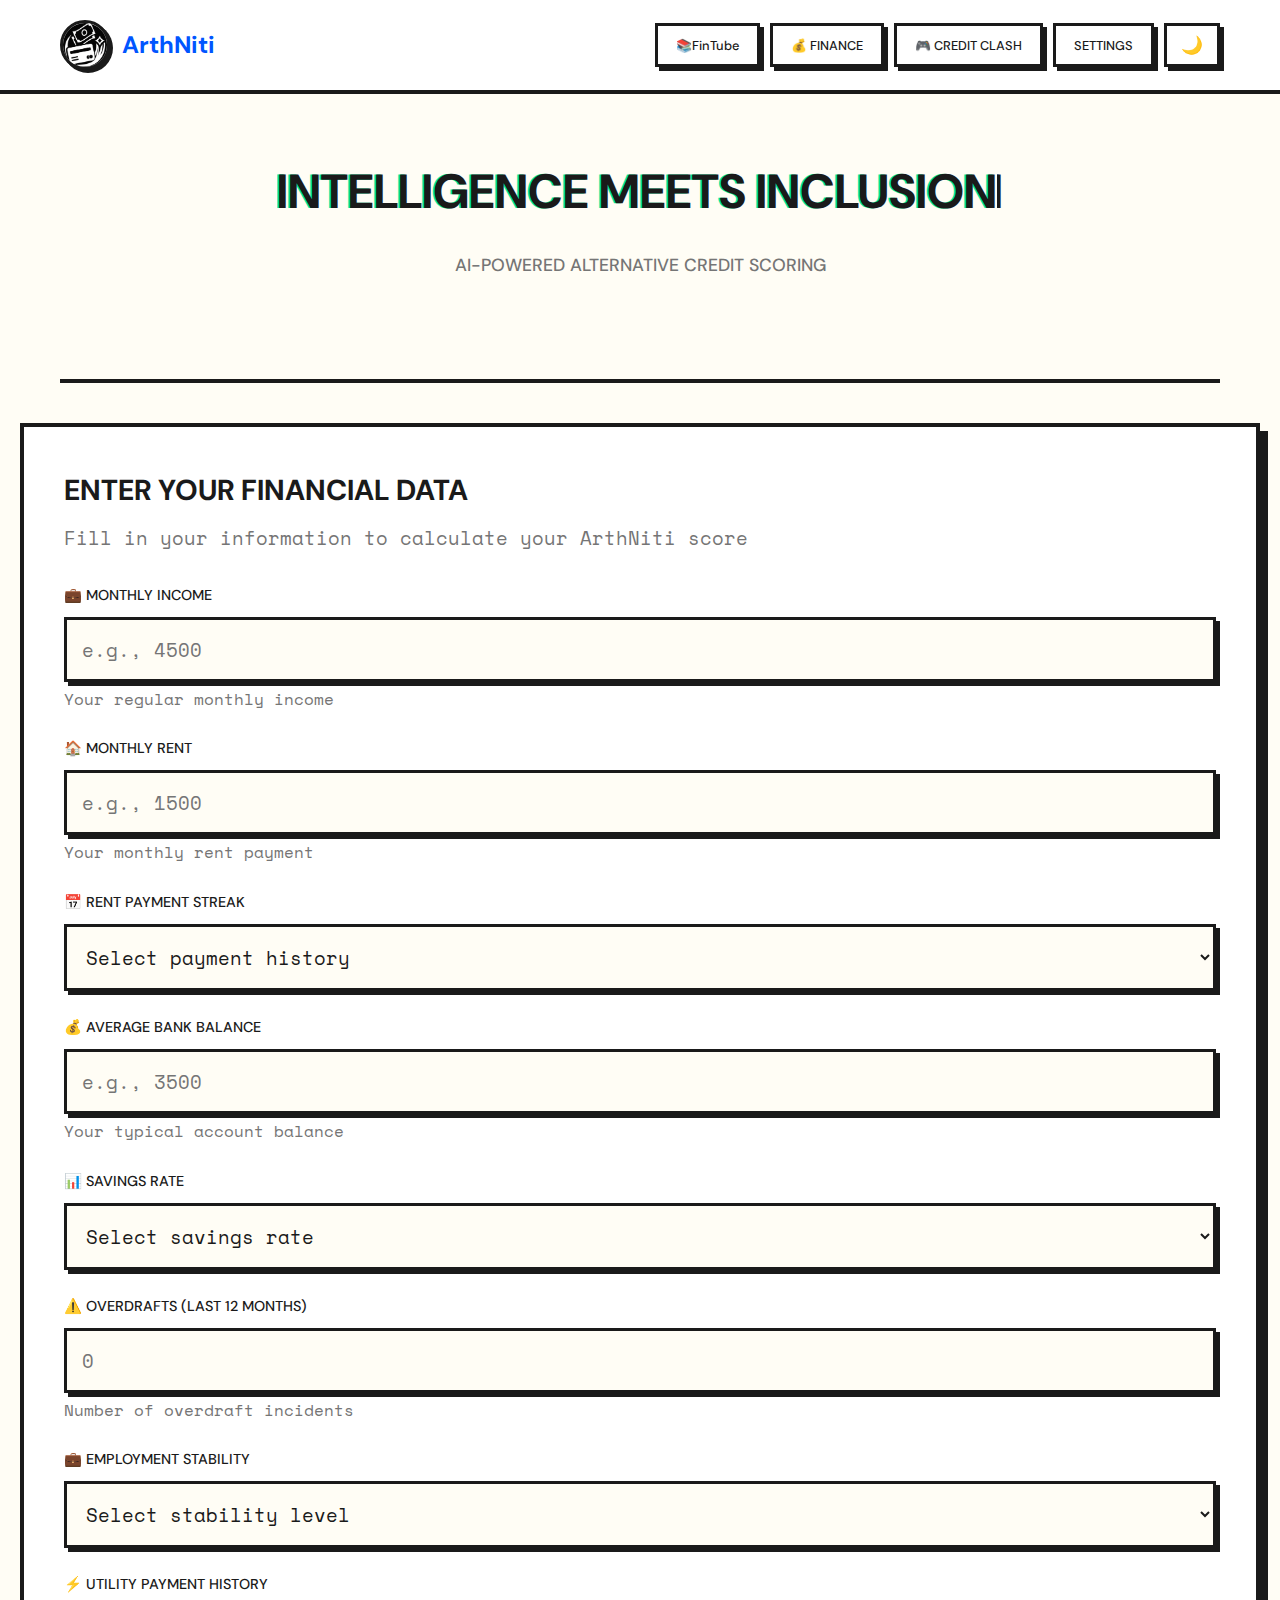
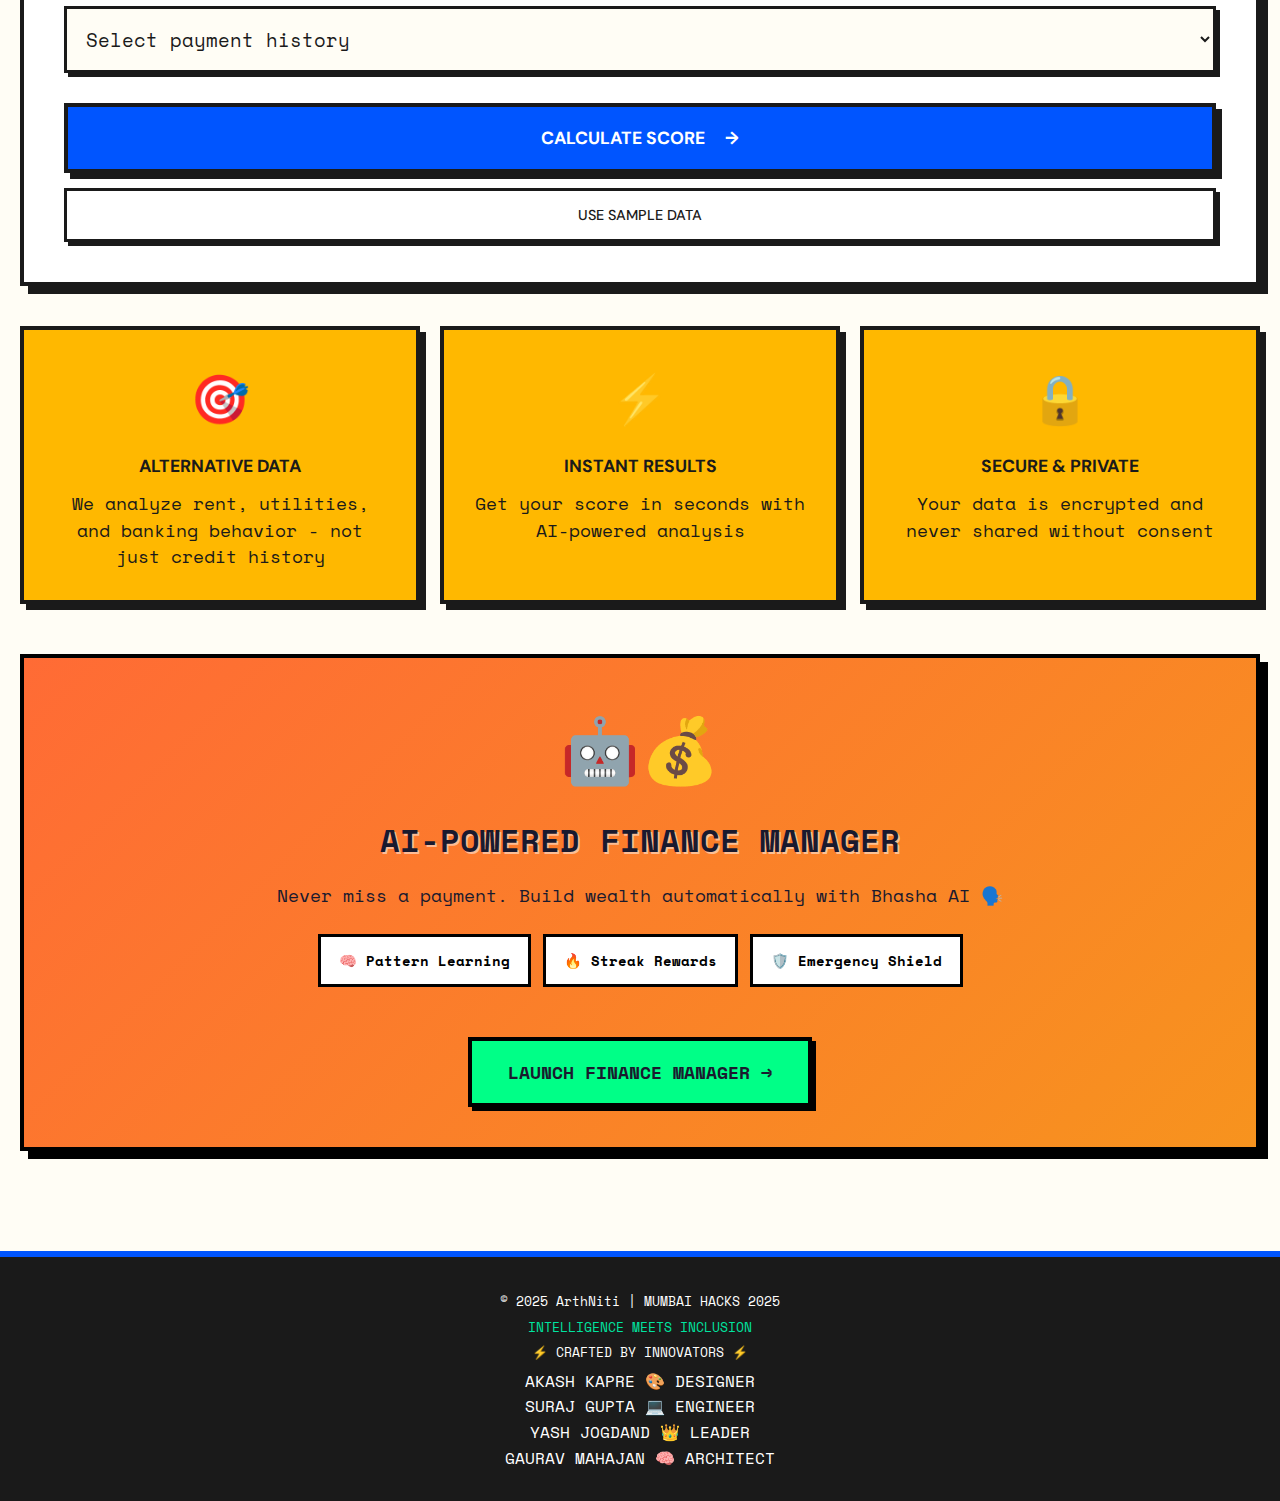
<file: frontend/index.html>
<!DOCTYPE html>
<html lang="en" data-theme="light"> 
<head>
    <meta charset="UTF-8">
    <meta name="viewport" content="width=device-width, initial-scale=1.0">
    <title>ArthNiti - AI Credit Scoring System</title>
    <link rel="stylesheet" href="style.css">
    <link rel="preconnect" href="https://fonts.googleapis.com">
    <link rel="preconnect" href="https://fonts.gstatic.com" crossorigin>
    <link href="https://fonts.googleapis.com/css2?family=DM+Sans:opsz,wght@9..40,500;9..40,700&family=Space+Mono&display=swap" rel="stylesheet">
</head>
<body>
    <header class="header">
        <div class="container">
            <div class="logo">
    <img src="logo.png" alt="ArthNiti Logo" class="logo-image">
    <span>ArthNiti</span>
</div>
            <nav class="nav">
                <button class="nav-btn" onclick="window.location.href='learn.html'">📚FinTube</button>
                <button class="nav-btn" onclick="window.location.href='finance-manager.html'">💰 FINANCE</button>
                <button class="nav-btn" onclick="window.location.href='credity.html'">🎮 CREDIT CLASH</button>
                <button class="nav-btn">SETTINGS</button>
                <button class="nav-btn" id="theme-toggle">🌙</button>
            </nav>
        </div>
    </header>

    <main class="main-content">
        <div class="container">
            
            <section class="hero">
                <h2 class="glitch" data-text="INTELLIGENCE MEETS INCLUSION">
                   INTELLIGENCE MEETS INCLUSION
                </h2>
                <p class="subtitle">AI-POWERED ALTERNATIVE CREDIT SCORING</p>
                
                </div>
            </section>

            <section class="score-section" id="scoreSection" style="display: none;">
                <div class="score-card">
                    <div class="score-header">
                        <h3>YOUR ARTHNITI SCORE</h3>
                        <button class="close-btn" onclick="resetApp()">✕</button>
                    </div>
                    
                    <div class="score-display">
                        <div class="score-circle">
                            <div class="score-number" id="scoreNumber">---</div>
                            <div class="score-rating" id="scoreRating">CALCULATING...</div>
                        </div>
                        <div class="score-trend" id="scoreTrend"></div>
                    </div>

                    <div class="breakdown-grid">
                        <div class="breakdown-item">
                            <span class="breakdown-label">PAYMENT HISTORY</span>
                            <div class="progress-bar">
                                <div class="progress-fill" id="paymentProgress" style="width: 0%"></div>
                            </div>
                            <span class="breakdown-value" id="paymentValue">0/100</span>
                        </div>
                        <div class="breakdown-item">
                            <span class="breakdown-label">FINANCIAL STABILITY</span>
                            <div class="progress-bar">
                                <div class="progress-fill" id="stabilityProgress" style="width: 0%"></div>
                            </div>
                            <span class="breakdown-value" id="stabilityValue">0/100</span>
                        </div>
                        <div class="breakdown-item">
                            <span class="breakdown-label">CREDIT UTILIZATION</span>
                            <div class="progress-bar">
                                <div class="progress-fill" id="utilizationProgress" style="width: 0%"></div>
                            </div>
                            <span class="breakdown-value" id="utilizationValue">0/100</span>
                        </div>
                        <div class="breakdown-item">
                            <span class="breakdown-label">DATA RICHNESS</span>
                            <div class="progress-bar">
                                <div class="progress-fill" id="richnessProgress" style="width: 0%"></div>
                            </div>
                            <span class="breakdown-value" id="richnessValue">0/100</span>
                        </div>
                    </div>
                </div> 
                
                <div class="insights-card">
                    <h3>🤖 AI INSIGHTS</h3>
                    <div id="insightsList" class="insights-list">
                        <div class="insight-item loading">
                            <span class="loading-text">AI AGENTS ANALYZING...</span>
                        </div>
                    </div>
                </div> 
                
                <div class="recommendations-card">
                    <h3>💡 RECOMMENDATIONS</h3>
                    <div id="recommendationsList" class="recommendations-list">
                        <div class="recommendation-item loading">
                            <span class="loading-text">GENERATING ACTION PLAN...</span>
                        </div>
                    </div>
                </div> 
                
                <!-- Feature Navigation Buttons -->
                <div style="display: grid; grid-template-columns: repeat(auto-fit, minmax(300px, 1fr)); gap: 20px; margin-top: 30px;">
                    <!-- HEALTH MONITOR BUTTON -->
                    <button class="btn btn-primary" id="healthMonitorBtn" style="display: none; padding: 20px;">
                        <span style="font-size: 1.2rem;">💪 HEALTH MONITOR</span>
                    </button>
                   
                </div>
            
                <div class="loan-suggestion-card" id="loanSuggestionCard" style="display: none;"> 
                    <h3>💰 Loan Suggestion</h3>
                    <div id="loanDetails">
                        <p class="loading-text">Asking ArthNiti AI for a loan suggestion...</p>
                    </div>
                </div> 
                
                <button class="btn btn-primary" id="requestLoanBtn" style="margin-top: 30px; width: 100%; display: none;"> 
                    Need a Loan? Ask ArthNiti AI
                </button>
            
            </section> 
            
            <section class="input-section" id="inputSection">
                <div class="form-card">
                    <h3>ENTER YOUR FINANCIAL DATA</h3>
                    <p class="form-subtitle">Fill in your information to calculate your ArthNiti score</p>
                    
                    <form id="creditForm">
                        <div class="form-group">
                            <label class="form-label">💼 MONTHLY INCOME</label>
                            <input type="number" id="monthlyIncome" class="form-input" placeholder="e.g., 4500" required>
                            <span class="form-help">Your regular monthly income</span>
                        </div>

                        <div class="form-group">
                            <label class="form-label">🏠 MONTHLY RENT</label>
                            <input type="number" id="rentAmount" class="form-input" placeholder="e.g., 1500" required>
                            <span class="form-help">Your monthly rent payment</span>
                        </div>

                        <div class="form-group">
                            <label class="form-label">📅 RENT PAYMENT STREAK</label>
                            <select id="rentHistory" class="form-select" required>
                                <option value="">Select payment history</option>
                                <option value="excellent">Excellent (12+ months on-time)</option>
                                <option value="good">Good (6-11 months on-time)</option>
                                <option value="fair">Fair (3-5 months on-time)</option>
                                <option value="poor">Poor (frequent late payments)</option>
                            </select>
                        </div>

                        <div class="form-group">
                            <label class="form-label">💰 AVERAGE BANK BALANCE</label>
                            <input type="number" id="avgBalance" class="form-input" placeholder="e.g., 3500" required>
                            <span class="form-help">Your typical account balance</span>
                        </div>

                        <div class="form-group">
                            <label class="form-label">📊 SAVINGS RATE</label>
                            <select id="savingsRate" class="form-select" required>
                                <option value="">Select savings rate</option>
                                <option value="0.20">20% or more</option>
                                <option value="0.15">15-19%</option>
                                <option value="0.10">10-14%</option>
                                <option value="0.05">5-9%</option>
                                <option value="0.01">Less than 5%</option>
                            </select>
                        </div>

                        <div class="form-group">
                            <label class="form-label">⚠️ OVERDRAFTS (LAST 12 MONTHS)</label>
                            <input type="number" id="overdrafts" class="form-input" placeholder="0" min="0" required>
                            <span class="form-help">Number of overdraft incidents</span>
                        </div>

                        <div class="form-group">
                            <label class="form-label">💼 EMPLOYMENT STABILITY</label>
                            <select id="employmentStability" class="form-select" required>
                                <option value="">Select stability level</option>
                                <option value="high">High (2+ years same employer)</option>
                                <option value="medium">Medium (1-2 years)</option>
                                <option value="low">Low (less than 1 year)</option>
                            </select>
                        </div>

                        <div class="form-group">
                            <label class="form-label">⚡ UTILITY PAYMENT HISTORY</label>
                            <select id="utilityHistory" class="form-select" required>
                                <option value="">Select payment history</option>
                                <option value="excellent">Excellent (always on-time)</option>
                                <option value="good">Good (occasional late)</option>
                                <option value="fair">Fair (frequent late)</option>
                                <option value="poor">Poor (very irregular)</option>
                            </select>
                        </div>

                        <button type="submit" class="submit-btn" id="submitBtn">
                            <span class="btn-text">CALCULATE SCORE</span>
                            <span class="btn-icon">→</span>
                        </button>

                        <button type="button" class="sample-btn" onclick="useSampleData()">
                            USE SAMPLE DATA
                        </button>
                    </form>
                </div>

                <div class="info-grid">
                    <div class="info-card">
                        <div class="info-icon">🎯</div>
                        <h4>ALTERNATIVE DATA</h4>
                        <p>We analyze rent, utilities, and banking behavior - not just credit history</p>
                    </div>
                    <div class="info-card">
                        <div class="info-icon">⚡</div>
                        <h4>INSTANT RESULTS</h4>
                        <p>Get your score in seconds with AI-powered analysis</p>
                    </div>
                    <div class="info-card">
                        <div class="info-icon">🔒</div>
                        <h4>SECURE & PRIVATE</h4>
                        <p>Your data is encrypted and never shared without consent</p>
                    </div>
                </div>

                <!-- FINANCE MANAGER PROMO -->
                <div class="finance-manager-promo" style="margin-top: 50px;">
                    <div class="promo-card" style="
                        background: linear-gradient(135deg, #FF6B35, #F7931E);
                        border: 4px solid #000;
                        box-shadow: 8px 8px 0 #000;
                        padding: 40px;
                        text-align: center;
                        transition: all 0.3s;
                    ">
                        <div style="font-size: 4rem; margin-bottom: 15px;">🤖💰</div>
                        <h2 style="
                            font-size: 2rem;
                            text-transform: uppercase;
                            margin-bottom: 15px;
                            color: #1A1A2E;
                            text-shadow: 2px 2px 0 rgba(255,255,255,0.5);
                        ">
                            AI-POWERED FINANCE MANAGER
                        </h2>
                        <p style="
                            font-size: 1.1rem;
                            margin-bottom: 25px;
                            color: #1A1A2E;
                        ">
                            Never miss a payment. Build wealth automatically with Bhasha AI 🗣️
                        </p>
                        
                        <div style="
                            display: flex;
                            gap: 12px;
                            justify-content: center;
                            flex-wrap: wrap;
                            margin-bottom: 25px;
                        ">
                            <div style="display: flex;gap: 12px;justify-content: center;flex-wrap: wrap;margin-bottom: 25px;">
    <div style="background: #fff;border: 3px solid #000;padding: 12px 18px;font-weight: 700;font-size: 0.9rem;color: #000;">🧠 Pattern Learning</div>
    <div style="background: #fff;border: 3px solid #000;padding: 12px 18px;font-weight: 700;font-size: 0.9rem;color: #000;">🔥 Streak Rewards</div>
    <div style="background: #fff;border: 3px solid #000;padding: 12px 18px;font-weight: 700;font-size: 0.9rem;color: #000;">🛡️ Emergency Shield</div>
</div>
                        </div>
                        
                        <button onclick="window.location.href='finance-manager.html'" style="
                            padding: 18px 36px;
                            background: #00FF87;
                            border: 4px solid #000;
                            color: #1A1A2E;
                            font-size: 1.1rem;
                            font-weight: 700;
                            cursor: pointer;
                            font-family: 'Space Mono', monospace;
                            text-transform: uppercase;
                            transition: all 0.2s;
                            box-shadow: 4px 4px 0 #000;
                        " onmouseover="this.style.transform='translate(-2px, -2px)'; this.style.boxShadow='6px 6px 0 #000';" 
                           onmouseout="this.style.transform='translate(0, 0)'; this.style.boxShadow='4px 4px 0 #000';">
                            LAUNCH FINANCE MANAGER →
                        </button>
                    </div>
                </div>
                
            </section> 
            
            <section class="loading-section" id="loadingSection" style="display: none;">
                <div class="loading-card">
                    <div class="loading-animation">
                        <div class="pixel-loader"></div>
                    </div>
                    <h3 class="loading-title">AI AGENTS WORKING...</h3>
                    <div class="agent-status-list">
                        <div class="agent-status" id="agent1">
                            <span class="agent-dot"></span>
                            <span>SCORING AGENT</span>
                            <span class="agent-state">ANALYZING...</span>
                        </div>
                        <div class="agent-status" id="agent2">
                            <span class="agent-dot"></span>
                            <span>ANALYSIS AGENT</span>
                            <span class="agent-state">WAITING...</span>
                        </div>
                        <div class="agent-status" id="agent3">
                            <span class="agent-dot"></span>
                            <span>RECOMMENDATION AGENT</span>
                            <span class="agent-state">WAITING...</span>
                        </div>
                         <div class="agent-status" id="agent4">
                            <span class="agent-dot"></span>
                            <span>LOAN SUGGESTION AGENT</span> 
                            <span class="agent-state">WAITING...</span>
                        </div>
                    </div>
                </div>
            </section> 
            
        </div>
    </main>

    <footer class="footer">
    <div class="container">
        <p>© 2025 ArthNiti | MUMBAI HACKS 2025</p>
        <p class="footer-tagline">INTELLIGENCE MEETS INCLUSION</p>
        
        <div class="team-section">
            <p class="team-title">⚡ CRAFTED BY INNOVATORS ⚡</p>
            <div class="team-grid">
                <div class="team-member">
                    AKASH KAPRE
                    <span class="team-member-role">🎨 DESIGNER</span>
                </div>
                <div class="team-member">
                    SURAJ GUPTA
                    <span class="team-member-role">💻 ENGINEER</span>
                </div>
                <div class="team-member">
                    YASH JOGDAND
                    <span class="team-member-role">👑 LEADER</span>
                </div>
                <div class="team-member">
                    GAURAV MAHAJAN
                    <span class="team-member-role">🧠 ARCHITECT</span>
                </div>
            </div>
        </div>
    </div>
</footer>

    <!-- EXISTING SCRIPT -->
    <script src="script.js"></script>
    
</body>
</html>
</file>
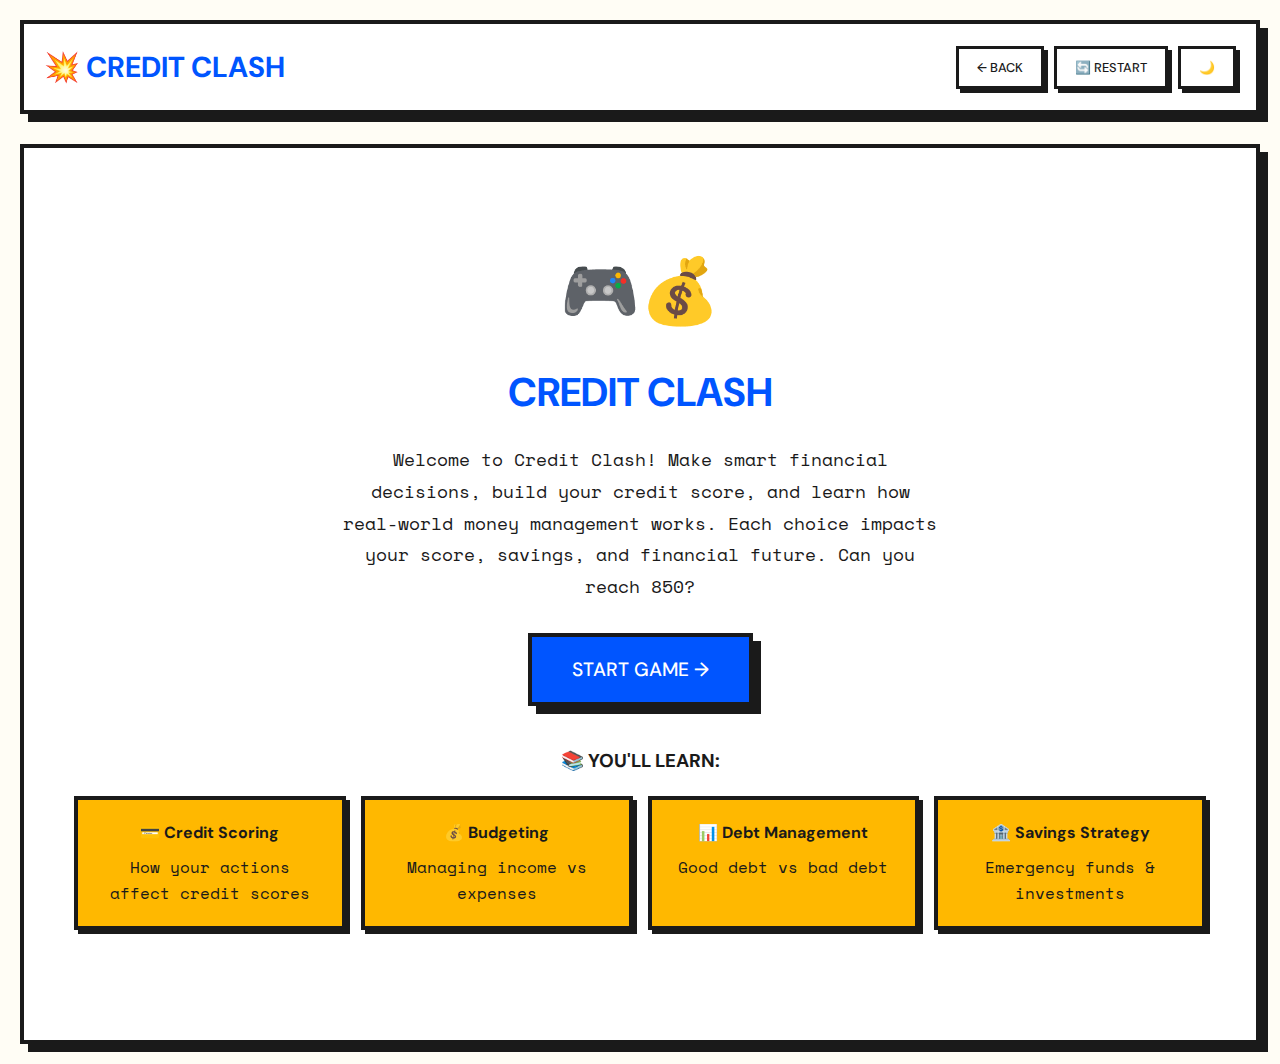
<file: frontend/credity.html>
<!DOCTYPE html>
<html lang="en" data-theme="light">
<head>
    <meta charset="UTF-8">
    <meta name="viewport" content="width=device-width, initial-scale=1.0">
    <title>Credit Clash - ArthNiti Game</title>
    <link rel="preconnect" href="https://fonts.googleapis.com">
    <link rel="preconnect" href="https://fonts.gstatic.com" crossorigin>
    <link href="https://fonts.googleapis.com/css2?family=DM+Sans:opsz,wght@9..40,500;9..40,700&family=Space+Mono&display=swap" rel="stylesheet">
    <style>
        * {
            margin: 0;
            padding: 0;
            box-sizing: border-box;
        }

        :root {
            --primary: #0055FF;
            --secondary: #00E5A0;
            --accent: #FFB800;
            --danger: #FF3366;
            --color-background: #FFFDF5;
            --color-surface-primary: #FFFFFF;
            --color-surface-secondary: #FFFDF5;
            --color-text-primary: #1A1A1A;
            --color-text-secondary: #757575;
            --color-shadow-border: #1A1A1A;
            --font-heading: 'DM Sans', sans-serif;
            --font-body: 'Space Mono', monospace;
        }

        [data-theme="dark"] {
            --color-background: #1A1A1A;
            --color-surface-primary: #2C2C2C;
            --color-surface-secondary: #333333;
            --color-text-primary: #FFFDF5;
            --color-text-secondary: #a0a0a0;
            --color-shadow-border: #000000;
        }

        body {
            font-family: var(--font-body);
            background-color: var(--color-background);
            color: var(--color-text-primary);
            line-height: 1.6;
            padding: 20px;
            transition: background-color 0.3s ease;
            overflow-x: hidden;
        }

        .container {
            max-width: 1400px;
            margin: 0 auto;
        }

        .header {
            background: var(--color-surface-primary);
            border: 4px solid var(--color-shadow-border);
            padding: 20px;
            margin-bottom: 30px;
            box-shadow: 8px 8px 0 var(--color-shadow-border);
            display: flex;
            justify-content: space-between;
            align-items: center;
            flex-wrap: wrap;
            gap: 15px;
        }

        .header h1 {
            font-family: var(--font-heading);
            font-size: 1.8rem;
            color: var(--primary);
            font-weight: 700;
        }

        .header-actions {
            display: flex;
            gap: 10px;
        }

        .btn {
            font-family: var(--font-heading);
            padding: 10px 18px;
            border: 3px solid var(--color-shadow-border);
            background: var(--color-surface-primary);
            color: var(--color-text-primary);
            cursor: pointer;
            font-weight: 500;
            font-size: 0.8rem;
            box-shadow: 4px 4px 0 var(--color-shadow-border);
            transition: all 0.1s;
        }

        .btn:hover {
            transform: translate(2px, 2px);
            box-shadow: 2px 2px 0 var(--color-shadow-border);
        }

        .btn:active {
            transform: translate(4px, 4px);
            box-shadow: none;
        }

        /* Game Stats Dashboard */
        .game-dashboard {
            display: grid;
            grid-template-columns: repeat(auto-fit, minmax(150px, 1fr));
            gap: 15px;
            margin-bottom: 30px;
        }

        .stat-box {
            background: var(--color-surface-primary);
            border: 4px solid var(--color-shadow-border);
            padding: 20px;
            box-shadow: 6px 6px 0 var(--color-shadow-border);
            text-align: center;
        }

        .stat-icon {
            font-size: 2rem;
            margin-bottom: 8px;
        }

        .stat-value {
            font-family: var(--font-heading);
            font-size: 1.8rem;
            font-weight: 700;
            color: var(--primary);
        }

        .stat-label {
            font-size: 0.7rem;
            color: var(--color-text-secondary);
            text-transform: uppercase;
            margin-top: 5px;
        }

        /* Main Game Area */
        .game-layout {
            display: grid;
            grid-template-columns: 2fr 1fr;
            gap: 30px;
            margin-bottom: 30px;
        }

        .game-main {
            background: var(--color-surface-primary);
            border: 4px solid var(--color-shadow-border);
            padding: 30px;
            box-shadow: 8px 8px 0 var(--color-shadow-border);
            min-height: 500px;
        }

        .game-sidebar {
            background: var(--color-surface-secondary);
            border: 4px solid var(--color-shadow-border);
            padding: 25px;
            box-shadow: 6px 6px 0 var(--color-shadow-border);
        }

        .section-title {
            font-family: var(--font-heading);
            font-size: 1.3rem;
            margin-bottom: 20px;
            font-weight: 700;
            display: flex;
            align-items: center;
            gap: 10px;
        }

        /* Scenario Cards */
        .scenario-card {
            background: linear-gradient(135deg, var(--primary), var(--secondary));
            border: 6px solid var(--color-shadow-border);
            padding: 30px;
            margin-bottom: 25px;
            box-shadow: 8px 8px 0 var(--color-shadow-border);
            color: white;
        }

        .scenario-title {
            font-family: var(--font-heading);
            font-size: 1.5rem;
            font-weight: 700;
            margin-bottom: 15px;
        }

        .scenario-text {
            font-size: 1.1rem;
            line-height: 1.7;
            margin-bottom: 20px;
        }

        /* Choice Buttons */
        .choices-container {
            display: flex;
            flex-direction: column;
            gap: 15px;
        }

        .choice-btn {
            background: var(--color-surface-primary);
            border: 4px solid var(--color-shadow-border);
            padding: 20px;
            cursor: pointer;
            font-family: var(--font-body);
            font-size: 1rem;
            text-align: left;
            box-shadow: 6px 6px 0 var(--color-shadow-border);
            transition: all 0.2s;
            color: var(--color-text-primary);
            position: relative;
        }

        .choice-btn:hover {
            transform: translate(2px, 2px);
            box-shadow: 4px 4px 0 var(--color-shadow-border);
            background: var(--accent);
        }

        .choice-btn:active {
            transform: translate(6px, 6px);
            box-shadow: none;
        }

        .choice-icon {
            font-size: 1.5rem;
            margin-right: 10px;
        }

        .choice-impact {
            display: block;
            font-size: 0.8rem;
            color: var(--color-text-secondary);
            margin-top: 8px;
        }

        /* Result Popup */
        .result-popup {
            position: fixed;
            top: 50%;
            left: 50%;
            transform: translate(-50%, -50%);
            background: var(--color-surface-primary);
            border: 6px solid var(--color-shadow-border);
            padding: 40px;
            box-shadow: 12px 12px 0 var(--color-shadow-border);
            z-index: 1000;
            min-width: 400px;
            max-width: 600px;
            display: none;
        }

        .result-popup.show {
            display: block;
            animation: popIn 0.3s ease;
        }

        @keyframes popIn {
            0% { transform: translate(-50%, -50%) scale(0.8); opacity: 0; }
            100% { transform: translate(-50%, -50%) scale(1); opacity: 1; }
        }

        .overlay {
            position: fixed;
            top: 0;
            left: 0;
            width: 100%;
            height: 100%;
            background: rgba(0, 0, 0, 0.7);
            z-index: 999;
            display: none;
        }

        .overlay.show {
            display: block;
        }

        .result-icon {
            font-size: 4rem;
            text-align: center;
            margin-bottom: 20px;
        }

        .result-title {
            font-family: var(--font-heading);
            font-size: 1.8rem;
            font-weight: 700;
            text-align: center;
            margin-bottom: 15px;
        }

        .result-text {
            font-size: 1.1rem;
            line-height: 1.7;
            margin-bottom: 20px;
            text-align: center;
        }

        .impact-display {
            background: var(--color-surface-secondary);
            border: 3px solid var(--color-shadow-border);
            padding: 20px;
            margin-bottom: 20px;
        }

        .impact-item {
            display: flex;
            justify-content: space-between;
            margin-bottom: 10px;
            font-size: 1rem;
        }

        .impact-positive {
            color: var(--secondary);
            font-weight: 700;
        }

        .impact-negative {
            color: var(--danger);
            font-weight: 700;
        }

        /* Progress Bar */
        .level-progress {
            background: var(--color-surface-secondary);
            border: 4px solid var(--color-shadow-border);
            padding: 15px;
            margin-bottom: 20px;
        }

        .progress-label {
            font-size: 0.8rem;
            margin-bottom: 8px;
            display: flex;
            justify-content: space-between;
        }

        .progress-bar-container {
            background: var(--color-surface-primary);
            border: 3px solid var(--color-shadow-border);
            height: 30px;
            position: relative;
            overflow: hidden;
        }

        .progress-bar-fill {
            height: 100%;
            background: var(--secondary);
            transition: width 0.5s ease;
            border-right: 3px solid var(--color-shadow-border);
        }

        /* Learning Tips */
        .learning-tip {
            background: var(--accent);
            border: 4px solid var(--color-shadow-border);
            padding: 20px;
            margin-bottom: 20px;
            box-shadow: 4px 4px 0 var(--color-shadow-border);
            color: var(--color-shadow-border);
        }

        .tip-title {
            font-family: var(--font-heading);
            font-weight: 700;
            font-size: 1rem;
            margin-bottom: 10px;
        }

        /* Event Log */
        .event-log {
            max-height: 300px;
            overflow-y: auto;
        }

        .event-item {
            background: var(--color-surface-primary);
            border: 3px solid var(--color-shadow-border);
            padding: 15px;
            margin-bottom: 10px;
            font-size: 0.9rem;
        }

        .event-time {
            color: var(--color-text-secondary);
            font-size: 0.7rem;
        }

        /* Start Screen */
        .start-screen {
            text-align: center;
            padding: 60px 20px;
        }

        .game-logo {
            font-size: 4rem;
            margin-bottom: 20px;
        }

        .start-title {
            font-family: var(--font-heading);
            font-size: 2.5rem;
            font-weight: 700;
            margin-bottom: 20px;
            color: var(--primary);
        }

        .start-description {
            font-size: 1.1rem;
            line-height: 1.8;
            margin-bottom: 30px;
            max-width: 600px;
            margin-left: auto;
            margin-right: auto;
        }

        .btn-large {
            padding: 20px 40px;
            font-size: 1.2rem;
            background: var(--primary);
            color: white;
            border: 4px solid var(--color-shadow-border);
            box-shadow: 8px 8px 0 var(--color-shadow-border);
        }

        @media (max-width: 768px) {
            .game-layout {
                grid-template-columns: 1fr;
            }
            
            .result-popup {
                min-width: 90%;
                padding: 25px;
            }
            
            .game-dashboard {
                grid-template-columns: repeat(2, 1fr);
            }
        }
    </style>
</head>
<body>
    <div class="container">
        <div class="header">
            <h1>💥 CREDIT CLASH</h1>
            <div class="header-actions">
                <button class="btn" onclick="window.history.back()">← BACK</button>
                <button class="btn" onclick="resetGame()">🔄 RESTART</button>
                <button class="btn" id="themeToggle">🌙</button>
            </div>
        </div>

        <!-- Start Screen -->
        <div id="startScreen" class="game-main">
            <div class="start-screen">
                <div class="game-logo">🎮💰</div>
                <h2 class="start-title">CREDIT CLASH</h2>
                <p class="start-description">
                    Welcome to Credit Clash! Make smart financial decisions, build your credit score, 
                    and learn how real-world money management works. Each choice impacts your score, 
                    savings, and financial future. Can you reach 850?
                </p>
                <button class="btn btn-large" onclick="startGame()">START GAME →</button>
                
                <div style="margin-top: 40px;">
                    <h3 style="font-family: var(--font-heading); margin-bottom: 15px;">📚 YOU'LL LEARN:</h3>
                    <div style="display: grid; grid-template-columns: repeat(auto-fit, minmax(200px, 1fr)); gap: 15px; margin-top: 20px;">
                        <div class="learning-tip">
                            <div class="tip-title">💳 Credit Scoring</div>
                            <p>How your actions affect credit scores</p>
                        </div>
                        <div class="learning-tip">
                            <div class="tip-title">💰 Budgeting</div>
                            <p>Managing income vs expenses</p>
                        </div>
                        <div class="learning-tip">
                            <div class="tip-title">📊 Debt Management</div>
                            <p>Good debt vs bad debt</p>
                        </div>
                        <div class="learning-tip">
                            <div class="tip-title">🏦 Savings Strategy</div>
                            <p>Emergency funds & investments</p>
                        </div>
                    </div>
                </div>
            </div>
        </div>

        <!-- Game Dashboard -->
        <div id="gameDashboard" style="display: none;">
            <div class="game-dashboard">
                <div class="stat-box">
                    <div class="stat-icon">⭐</div>
                    <div class="stat-value" id="creditScore">500</div>
                    <div class="stat-label">CREDIT SCORE</div>
                </div>
                <div class="stat-box">
                    <div class="stat-icon">💰</div>
                    <div class="stat-value" id="savings">₹0</div>
                    <div class="stat-label">SAVINGS</div>
                </div>
                <div class="stat-box">
                    <div class="stat-icon">💼</div>
                    <div class="stat-value" id="income">₹25k</div>
                    <div class="stat-label">MONTHLY INCOME</div>
                </div>
                <div class="stat-box">
                    <div class="stat-icon">🔥</div>
                    <div class="stat-value" id="streak">0</div>
                    <div class="stat-label">GOOD DECISIONS</div>
                </div>
                <div class="stat-box">
                    <div class="stat-icon">📅</div>
                    <div class="stat-value" id="month">1</div>
                    <div class="stat-label">MONTH</div>
                </div>
            </div>

            <!-- Level Progress -->
            <div class="level-progress">
                <div class="progress-label">
                    <span>LEVEL <span id="level">1</span>: CREDIT BEGINNER</span>
                    <span><span id="xp">0</span>/100 XP</span>
                </div>
                <div class="progress-bar-container">
                    <div class="progress-bar-fill" id="xpBar" style="width: 0%"></div>
                </div>
            </div>

            <!-- Main Game Area -->
            <div class="game-layout">
                <div class="game-main">
                    <div id="scenarioArea">
                        <!-- Scenarios will be dynamically loaded here -->
                    </div>
                </div>

                <div class="game-sidebar">
                    <div class="section-title">
                        <span>💡</span>
                        <span>LEARNING TIP</span>
                    </div>
                    <div class="learning-tip" id="learningTip">
                        <div class="tip-title">💳 Payment History Matters</div>
                        <p>35% of your credit score comes from payment history. Always pay bills on time!</p>
                    </div>

                    <div class="section-title" style="margin-top: 30px;">
                        <span>📜</span>
                        <span>EVENT LOG</span>
                    </div>
                    <div class="event-log" id="eventLog">
                        <div class="event-item">
                            <div class="event-time">Month 1</div>
                            <div>Game Started - Good luck!</div>
                        </div>
                    </div>
                </div>
            </div>
        </div>
    </div>

    <!-- Result Popup -->
    <div class="overlay" id="overlay"></div>
    <div class="result-popup" id="resultPopup">
        <div class="result-icon" id="resultIcon">✅</div>
        <div class="result-title" id="resultTitle">Good Choice!</div>
        <div class="result-text" id="resultText">You made a smart financial decision.</div>
        <div class="impact-display">
            <div class="impact-item">
                <span>Credit Score:</span>
                <span class="impact-positive" id="scoreImpact">+10</span>
            </div>
            <div class="impact-item">
                <span>Savings:</span>
                <span class="impact-positive" id="savingsImpact">+₹1000</span>
            </div>
            <div class="impact-item">
                <span>XP Gained:</span>
                <span class="impact-positive" id="xpImpact">+20</span>
            </div>
        </div>
        <button class="btn btn-large" onclick="nextScenario()" style="width: 100%;">CONTINUE →</button>
    </div>

    <script>
        // Game State
        let gameState = {
            creditScore: 500,
            savings: 0,
            income: 25000,
            month: 1,
            level: 1,
            xp: 0,
            streak: 0,
            currentScenario: 0
        };

        // Learning Tips Database
        const learningTips = {
            payment: {
                title: "💳 Payment History (35%)",
                text: "The most important factor! Paying bills on time shows lenders you're responsible. Even one missed payment can drop your score by 100 points."
            },
            utilization: {
                title: "💰 Credit Utilization (30%)",
                text: "Keep credit card balances below 30% of your limit. Using ₹3,000 on a ₹10,000 limit card is ideal. High utilization signals financial stress."
            },
            savings: {
                title: "🏦 Emergency Fund",
                text: "Save 3-6 months of expenses. This prevents you from using credit cards during emergencies, protecting your credit score."
            },
            debt: {
                title: "📊 Good Debt vs Bad Debt",
                text: "Good debt: Education loans, home loans (build assets). Bad debt: High-interest credit cards, payday loans (no asset, high cost)."
            },
            income: {
                title: "💼 Income Stability",
                text: "Lenders love stable income! Staying at one job builds trust. Side hustles are great but diversify income streams carefully."
            }
        };

        // Scenario Database
        const scenarios = [
            {
                id: 1,
                title: "💳 First Credit Card Offer",
                text: "A bank offers you your first credit card with ₹10,000 limit and 3% monthly interest (36% yearly). What do you do?",
                choices: [
                    {
                        text: "Accept and use it wisely for small purchases, paying full balance monthly",
                        icon: "✅",
                        impact: "Build payment history carefully",
                        effects: { score: 15, xp: 30, savings: 0 },
                        feedback: "Smart! Using credit responsibly builds your score. Keep utilization below 30% and always pay on time.",
                        tip: "payment"
                    },
                    {
                        text: "Accept and max it out immediately for a new phone",
                        icon: "⚠️",
                        impact: "High utilization hurts score",
                        effects: { score: -25, xp: 10, savings: -8000 },
                        feedback: "Ouch! Maxing out your card (100% utilization) tanks your score. Plus, high interest will cost you ₹3,000+ extra.",
                        tip: "utilization"
                    },
                    {
                        text: "Decline - you don't trust credit cards yet",
                        icon: "❌",
                        impact: "Miss chance to build credit history",
                        effects: { score: 0, xp: 5, savings: 0 },
                        feedback: "Playing safe, but credit history length matters (15% of score). You'll need to start sometime!",
                        tip: "payment"
                    }
                ]
            },
            {
                id: 2,
                title: "📱 Unexpected Phone Breakdown",
                text: `Your phone broke! New one costs ₹15,000. Your savings: ₹${gameState.savings.toLocaleString()}. Income: ₹${gameState.income.toLocaleString()}.`,
                choices: [
                    {
                        text: "Use credit card and pay EMI (₹3,000/month for 6 months = ₹18,000 total)",
                        icon: "💳",
                        impact: "Interest adds ₹3,000 cost",
                        effects: { score: -5, xp: 10, savings: 0 },
                        feedback: "EMIs have hidden costs! ₹3,000 extra interest. Better to save or buy cheaper phone.",
                        tip: "debt"
                    },
                    {
                        text: "Buy a used phone for ₹5,000 cash",
                        icon: "✅",
                        impact: "Smart budgeting",
                        effects: { score: 5, xp: 25, savings: -5000 },
                        feedback: "Excellent! You avoided debt and saved ₹10,000. This is smart budgeting. Your credit score improves from good decisions.",
                        tip: "savings"
                    },
                    {
                        text: "Wait and save ₹5,000/month for 3 months, use basic phone meanwhile",
                        icon: "🎯",
                        impact: "Patience pays off",
                        effects: { score: 10, xp: 35, savings: -15000 },
                        feedback: "Best choice! Delayed gratification + no interest paid. You've learned financial discipline!",
                        tip: "savings"
                    }
                ]
            },
            {
                id: 3,
                title: "🏠 Rent Due Tomorrow!",
                text: "Rent is ₹8,000 due tomorrow. You have ₹6,000 in savings. Your salary comes in 5 days.",
                choices: [
                    {
                        text: "Use credit card for rent (₹8,000), pay when salary arrives",
                        icon: "💳",
                        impact: "Short-term solution, interest free if paid in 5 days",
                        effects: { score: 5, xp: 15, savings: 0 },
                        feedback: "Acceptable! As long as you pay within the grace period (25-30 days), no interest. But risky if you forget.",
                        tip: "payment"
                    },
                    {
                        text: "Ask landlord for 5-day extension, pay from salary",
                        icon: "✅",
                        impact: "Honest communication",
                        effects: { score: 10, xp: 30, savings: 0 },
                        feedback: "Great! Honest communication beats debt. Most landlords understand. Builds trust without credit card risk.",
                        tip: "payment"
                    },
                    {
                        text: "Borrow ₹2,000 from friend, pay rent on time",
                        icon: "🤝",
                        impact: "Maintains payment history",
                        effects: { score: 8, xp: 20, savings: -8000 },
                        feedback: "Good! Payment history is crucial (35% of score). Just make sure to repay your friend quickly to maintain trust.",
                        tip: "payment"
                    }
                ]
            },
            {
                id: 4,
                title: "💼 Side Hustle Opportunity",
                text: `A friend offers freelance work: ₹10,000/month extra, but takes 10 hours/week. Your current income: ₹${gameState.income.toLocaleString()}.`,
                choices: [
                    {
                        text: "Accept! More income = better financial stability",
                        icon: "✅",
                        impact: "Increase income stream",
                        effects: { score: 15, xp: 40, savings: 10000, income: 10000 },
                        feedback: "Excellent! Higher income improves debt-to-income ratio. Lenders see you can handle more credit. Save 50% of extra income!",
                        tip: "income"
                    },
                    {
                        text: "Decline - focus on main job for stability",
                        icon: "⚖️",
                        impact: "Job stability matters too",
                        effects: { score: 5, xp: 10, savings: 0 },
                        feedback: "Safe choice. Lenders value stable employment. But diversified income is a safety net during layoffs.",
                        tip: "income"
                    }
                ]
            },
            {
                id: 5,
                title: "🎉 Bonus Alert!",
                text: `You received ₹15,000 bonus! Your current savings: ₹${gameState.savings.toLocaleString()}. What's your plan?`,
                choices: [
                    {
                        text: "Save entire ₹15,000 for emergency fund",
                        icon: "🏦",
                        impact: "Build financial cushion",
                        effects: { score: 20, xp: 50, savings: 15000 },
                        feedback: "Perfect! Emergency funds prevent credit card debt during crises. Aim for 6 months expenses (₹1.5 lakh in your case).",
                        tip: "savings"
                    },
                    {
                        text: "Spend ₹10,000 on shopping, save ₹5,000",
                        icon: "🛍️",
                        impact: "Lifestyle inflation",
                        effects: { score: 0, xp: 15, savings: 5000 },
                        feedback: "Common trap! 'Lifestyle inflation' prevents wealth building. Try 50-30-20 rule: 50% needs, 30% wants, 20% savings.",
                        tip: "savings"
                    },
                    {
                        text: "Pay off any credit card debt first, save rest",
                        icon: "💳",
                        impact: "Debt elimination priority",
                        effects: { score: 25, xp: 60, savings: 15000 },
                        feedback: "Best choice! Credit card debt at 36% APR costs more than you earn. Always pay high-interest debt first!",
                        tip: "debt"
                    }
                ]
            },
            {
                id: 6,
                title: "🚗 Friend Needs Loan",
                text: "Close friend asks to borrow ₹20,000 for 6 months. Your savings: ₹" + gameState.savings.toLocaleString(),
                choices: [
                    {
                        text: "Lend if savings > ₹30,000, else politely decline",
                        icon: "✅",
                        impact: "Protect emergency fund",
                        effects: { score: 10, xp: 30, savings: gameState.savings > 30000 ? -20000 : 0 },
                        feedback: gameState.savings > 30000 ? "Smart! You have buffer left. Get it in writing though!" : "Wise decision. Never compromise your emergency fund.",
                        tip: "savings"
                    },
                    {
                        text: "Lend without thinking - they're family!",
                        icon: "❤️",
                        impact: "Risky move",
                        effects: { score: -10, xp: 10, savings: -20000 },
                        feedback: "Kind heart, but risky! 70% of personal loans to friends/family are never repaid. Always keep emergency buffer.",
                        tip: "savings"
                    },
                    {
                        text: "Offer ₹5,000 gift instead of loan",
                        icon: "🎁",
                        impact: "Compromise solution",
                        effects: { score: 5, xp: 25, savings: -5000 },
                        feedback: "Creative! Gifting small amount helps without risking friendship or finances. Clear boundaries matter.",
                        tip: "savings"
                    }
                ]
            },
            {
                id: 7,
                title: "📊 Credit Limit Increase Offer",
                text: `Bank offers to increase credit limit from ₹10,000 to ₹50,000. Your current utilization: ${Math.round((5000/10000)*100)}%.`,
                choices: [
                    {
                        text: "Accept - lower utilization % is good for score",
                        icon: "✅",
                        impact: "Improves credit utilization ratio",
                        effects: { score: 20, xp: 40, savings: 0 },
                        feedback: "Excellent understanding! If you owe ₹5,000: 5k/10k = 50% (bad) vs 5k/50k = 10% (great). Just don't spend more!",
                        tip: "utilization"
                    },
                    {
                        text: "Accept and celebrate by spending more",
                        icon: "🛍️",
                        impact: "Temptation trap",
                        effects: { score: -30, xp: 10, savings: -15000 },
                        feedback: "Classic trap! Higher limit doesn't mean 'free money'. You'll pay 36% interest. Credit is a tool, not income.",
                        tip: "utilization"
                    },
                    {
                        text: "Decline - don't want temptation",
                        icon: "🚫",
                        impact: "Safe but misses opportunity",
                        effects: { score: 0, xp: 15, savings: 0 },
                        feedback: "Safe thinking, but you missed an easy score boost. Higher limits improve ratios if you have self-control.",
                        tip: "utilization"
                    }
                ]
            },
            {
                id: 8,
                title: "🎓 Skill Upgrade Course",
                text: "Online course promises ₹10k salary hike. Costs ₹25,000. You can pay cash or 0% EMI (12 months).",
                choices: [
                    {
                        text: "Take 0% EMI - invest savings elsewhere",
                        icon: "📈",
                        impact: "Smart leverage of interest-free credit",
                        effects: { score: 10, xp: 45, savings: 0 },
                        feedback: "Smart! 0% EMI = free money over time (due to inflation). Keep cash for emergencies or investments. ROI = ₹10k/month!",
                        tip: "debt"
                    },
                    {
                        text: "Pay ₹25k cash upfront",
                        icon: "💰",
                        impact: "No debt approach",
                        effects: { score: 5, xp: 30, savings: -25000 },
                        feedback: "Debt-free is good, but you missed 0% EMI advantage. In finance, free credit = opportunity cost to invest.",
                        tip: "debt"
                    },
                    {
                        text: "Skip course - too expensive",
                        icon: "❌",
                        impact: "Miss income growth",
                        effects: { score: 0, xp: 5, savings: 0 },
                        feedback: "Short-term thinking! ₹25k investment → ₹10k/month extra = recovered in 3 months. Investing in yourself has best ROI.",
                        tip: "income"
                    }
                ]
            },
            {
                id: 9,
                title: "🏦 Fixed Deposit vs Debt",
                text: `You have ₹30,000 savings and ₹15,000 credit card debt (36% APR). FD gives 7% returns. What to do?`,
                choices: [
                    {
                        text: "Pay off entire debt first",
                        icon: "✅",
                        impact: "Math wins: 36% cost > 7% gain",
                        effects: { score: 30, xp: 60, savings: -15000 },
                        feedback: "Perfect math! Paying 36% debt saves more than earning 7%. Net benefit = 29% gain. You saved ₹5,400/year!",
                        tip: "debt"
                    },
                    {
                        text: "Keep debt, put all in FD for 'security'",
                        icon: "🏦",
                        impact: "Emotional vs logical decision",
                        effects: { score: -15, xp: 20, savings: 30000 },
                        feedback: "Emotional trap! You're losing 29% net (36% paid - 7% earned). High-interest debt is emergency #1.",
                        tip: "debt"
                    },
                    {
                        text: "Pay ₹10k debt, keep ₹20k emergency fund",
                        icon: "⚖️",
                        impact: "Balanced approach",
                        effects: { score: 15, xp: 40, savings: -10000 },
                        feedback: "Balanced! Keeping ₹20k buffer is smart. Pay remaining debt from next month's income. Risk management + debt reduction.",
                        tip: "savings"
                    }
                ]
            },
            {
                id: 10,
                title: "🎊 FINAL CHALLENGE: Dream Purchase",
                text: `Score: ${gameState.creditScore}. You want ₹1 lakh item. Savings: ₹${gameState.savings.toLocaleString()}. Income: ₹${gameState.income.toLocaleString()}. Show what you learned!`,
                choices: [
                    {
                        text: "Save ₹20k/month for 5 months, buy cash",
                        icon: "🎯",
                        impact: "Master delayed gratification",
                        effects: { score: 40, xp: 100, savings: -100000 },
                        feedback: "🏆 MASTER LEVEL! You've learned discipline. Delayed gratification = wealth building secret. You're ready for real world!",
                        tip: "savings"
                    },
                    {
                        text: "Take personal loan at 14% for 12 months",
                        icon: "💳",
                        impact: "Calculated debt",
                        effects: { score: 10, xp: 50, savings: 0 },
                        feedback: "Acceptable if it's appreciating asset (laptop for freelancing). But ₹14k interest cost! Better to save.",
                        tip: "debt"
                    },
                    {
                        text: "Use credit card, convert to EMI at 3%/month (36% APR!)",
                        icon: "⚠️",
                        impact: "Expensive choice",
                        effects: { score: -20, xp: 20, savings: 0 },
                        feedback: "Review: 36% APR = ₹36k extra! You'd pay ₹1.36 lakh for ₹1 lakh item. Credit card EMI ≠ cheap.",
                        tip: "debt"
                    },
                    {
                        text: "Skip purchase - not essential right now",
                        icon: "✅",
                        impact: "Needs vs wants clarity",
                        effects: { score: 25, xp: 70, savings: 0 },
                        feedback: "Wise! Distinguishing needs vs wants is financial maturity. Focus on building wealth, luxuries come naturally.",
                        tip: "savings"
                    }
                ]
            }
        ];

        // Theme Toggle
        document.getElementById('themeToggle').addEventListener('click', () => {
            const html = document.documentElement;
            const current = html.getAttribute('data-theme');
            html.setAttribute('data-theme', current === 'dark' ? 'light' : 'dark');
            document.getElementById('themeToggle').textContent = current === 'dark' ? '🌙' : '☀️';
        });

        // Start Game
        function startGame() {
            document.getElementById('startScreen').style.display = 'none';
            document.getElementById('gameDashboard').style.display = 'block';
            loadScenario(0);
            updateDashboard();
        }

        // Load Scenario
        function loadScenario(index) {
            if (index >= scenarios.length) {
                endGame();
                return;
            }

            const scenario = scenarios[index];
            gameState.currentScenario = index;
            gameState.month = index + 1;

            // Update scenario text with dynamic values
            let scenarioText = scenario.text;
            scenarioText = scenarioText.replace(/₹\d+,?\d*/g, (match) => {
                // Keep original formatting but update if it references gameState
                return match;
            });

            const scenarioArea = document.getElementById('scenarioArea');
            scenarioArea.innerHTML = `
                <div class="scenario-card">
                    <div class="scenario-title">${scenario.title}</div>
                    <div class="scenario-text">${scenarioText}</div>
                </div>
                <div class="choices-container" id="choicesContainer"></div>
            `;

            const choicesContainer = document.getElementById('choicesContainer');
            scenario.choices.forEach((choice, idx) => {
                const btn = document.createElement('button');
                btn.className = 'choice-btn';
                btn.innerHTML = `
                    <span class="choice-icon">${choice.icon}</span>
                    <strong>${choice.text}</strong>
                    <span class="choice-impact">💡 Impact: ${choice.impact}</span>
                `;
                btn.onclick = () => handleChoice(choice);
                choicesContainer.appendChild(btn);
            });

            updateDashboard();
        }

        // Handle Choice
        function handleChoice(choice) {
            // Apply effects
            gameState.creditScore += choice.effects.score;
            gameState.savings += choice.effects.savings;
            gameState.xp += choice.effects.xp;
            if (choice.effects.income) gameState.income += choice.effects.income;

            // Streak logic
            if (choice.effects.score > 0) {
                gameState.streak++;
            } else if (choice.effects.score < 0) {
                gameState.streak = 0;
            }

            // Level up check
            if (gameState.xp >= gameState.level * 100) {
                gameState.level++;
                gameState.xp = 0;
            }

            // Bounds
            gameState.creditScore = Math.max(300, Math.min(850, gameState.creditScore));
            gameState.savings = Math.max(0, gameState.savings);

            // Show result popup
            showResult(choice);

            // Add to event log
            addEventLog(choice);

            // Update learning tip
            updateLearningTip(choice.tip);

            updateDashboard();
        }

        // Show Result
        function showResult(choice) {
            const isGood = choice.effects.score >= 0;
            
            document.getElementById('resultIcon').textContent = isGood ? '🎉' : '😬';
            document.getElementById('resultTitle').textContent = isGood ? 'Good Choice!' : 'Oops! Learning Moment';
            document.getElementById('resultText').textContent = choice.feedback;
            
            document.getElementById('scoreImpact').textContent = (choice.effects.score >= 0 ? '+' : '') + choice.effects.score;
            document.getElementById('scoreImpact').className = choice.effects.score >= 0 ? 'impact-positive' : 'impact-negative';
            
            document.getElementById('savingsImpact').textContent = (choice.effects.savings >= 0 ? '+' : '') + '₹' + Math.abs(choice.effects.savings).toLocaleString();
            document.getElementById('savingsImpact').className = choice.effects.savings >= 0 ? 'impact-positive' : 'impact-negative';
            
            document.getElementById('xpImpact').textContent = '+' + choice.effects.xp;
            
            document.getElementById('overlay').classList.add('show');
            document.getElementById('resultPopup').classList.add('show');
        }

        // Next Scenario
        function nextScenario() {
            document.getElementById('overlay').classList.remove('show');
            document.getElementById('resultPopup').classList.remove('show');
            loadScenario(gameState.currentScenario + 1);
        }

        // Update Dashboard
        function updateDashboard() {
            document.getElementById('creditScore').textContent = gameState.creditScore;
            document.getElementById('savings').textContent = '₹' + (gameState.savings / 1000).toFixed(0) + 'k';
            document.getElementById('income').textContent = '₹' + (gameState.income / 1000).toFixed(0) + 'k';
            document.getElementById('streak').textContent = gameState.streak;
            document.getElementById('month').textContent = gameState.month;
            document.getElementById('level').textContent = gameState.level;
            document.getElementById('xp').textContent = gameState.xp;
            
            const xpPercent = (gameState.xp / (gameState.level * 100)) * 100;
            document.getElementById('xpBar').style.width = xpPercent + '%';
        }

        // Update Learning Tip
        function updateLearningTip(tipKey) {
            const tip = learningTips[tipKey];
            if (tip) {
                document.getElementById('learningTip').innerHTML = `
                    <div class="tip-title">${tip.title}</div>
                    <p>${tip.text}</p>
                `;
            }
        }

        // Add Event Log
        function addEventLog(choice) {
            const log = document.getElementById('eventLog');
            const event = document.createElement('div');
            event.className = 'event-item';
            event.innerHTML = `
                <div class="event-time">Month ${gameState.month}</div>
                <div>${choice.text.substring(0, 50)}... ${choice.effects.score >= 0 ? '✅' : '⚠️'}</div>
            `;
            log.insertBefore(event, log.firstChild);
        }

        // End Game
        function endGame() {
            const scenarioArea = document.getElementById('scenarioArea');
            let grade = '';
            let message = '';

            if (gameState.creditScore >= 800) {
                grade = 'EXCELLENT';
                message = '🏆 MASTER! You understand finance like a pro! Your decisions show maturity and discipline.';
            } else if (gameState.creditScore >= 700) {
                grade = 'VERY GOOD';
                message = '🎯 GREAT JOB! You made mostly smart choices. A few more months and you\'ll be at 800+!';
            } else if (gameState.creditScore >= 600) {
                grade = 'GOOD';
                message = '👍 SOLID! You learned the basics. Review your mistakes and try again for higher score.';
            } else {
                grade = 'NEEDS WORK';
                message = '💪 KEEP LEARNING! Finance is tricky. Replay the game and read the tips carefully.';
            }

            scenarioArea.innerHTML = `
                <div class="scenario-card">
                    <div class="scenario-title">🎮 GAME COMPLETE!</div>
                    <div class="scenario-text" style="text-align: center;">
                        <div style="font-size: 3rem; margin: 20px 0;">
                            ${gameState.creditScore >= 800 ? '🏆' : gameState.creditScore >= 700 ? '🎯' : gameState.creditScore >= 600 ? '👍' : '💪'}
                        </div>
                        <h2 style="font-family: var(--font-heading); font-size: 2rem; margin: 20px 0;">
                            FINAL SCORE: ${gameState.creditScore}
                        </h2>
                        <h3 style="font-family: var(--font-heading); color: var(--secondary);">
                            ${grade}
                        </h3>
                        <p style="margin: 20px 0; font-size: 1.2rem;">
                            ${message}
                        </p>
                        <div style="margin-top: 30px; display: grid; grid-template-columns: repeat(auto-fit, minmax(150px, 1fr)); gap: 15px;">
                            <div style="background: rgba(255,255,255,0.2); padding: 15px; border: 3px solid rgba(255,255,255,0.3);">
                                <div style="font-size: 0.8rem;">Total Savings</div>
                                <div style="font-size: 1.5rem; font-weight: 700;">₹${(gameState.savings/1000).toFixed(0)}k</div>
                            </div>
                            <div style="background: rgba(255,255,255,0.2); padding: 15px; border: 3px solid rgba(255,255,255,0.3);">
                                <div style="font-size: 0.8rem;">Good Decisions</div>
                                <div style="font-size: 1.5rem; font-weight: 700;">${gameState.streak}</div>
                            </div>
                            <div style="background: rgba(255,255,255,0.2); padding: 15px; border: 3px solid rgba(255,255,255,0.3);">
                                <div style="font-size: 0.8rem;">Level Reached</div>
                                <div style="font-size: 1.5rem; font-weight: 700;">${gameState.level}</div>
                            </div>
                        </div>
                    </div>
                </div>
                <div style="text-align: center; margin-top: 30px;">
                    <button class="btn btn-large" onclick="resetGame()">🔄 PLAY AGAIN</button>
                    <button class="btn btn-large" onclick="window.history.back()" style="margin-left: 15px;">← BACK TO DASHBOARD</button>
                </div>
            `;
        }

        // Reset Game
        function resetGame() {
            gameState = {
                creditScore: 500,
                savings: 0,
                income: 25000,
                month: 1,
                level: 1,
                xp: 0,
                streak: 0,
                currentScenario: 0
            };
            document.getElementById('eventLog').innerHTML = `
                <div class="event-item">
                    <div class="event-time">Month 1</div>
                    <div>Game Started - Good luck!</div>
                </div>
            `;
            startGame();
        }
    </script>
</body>
</html>
</file>
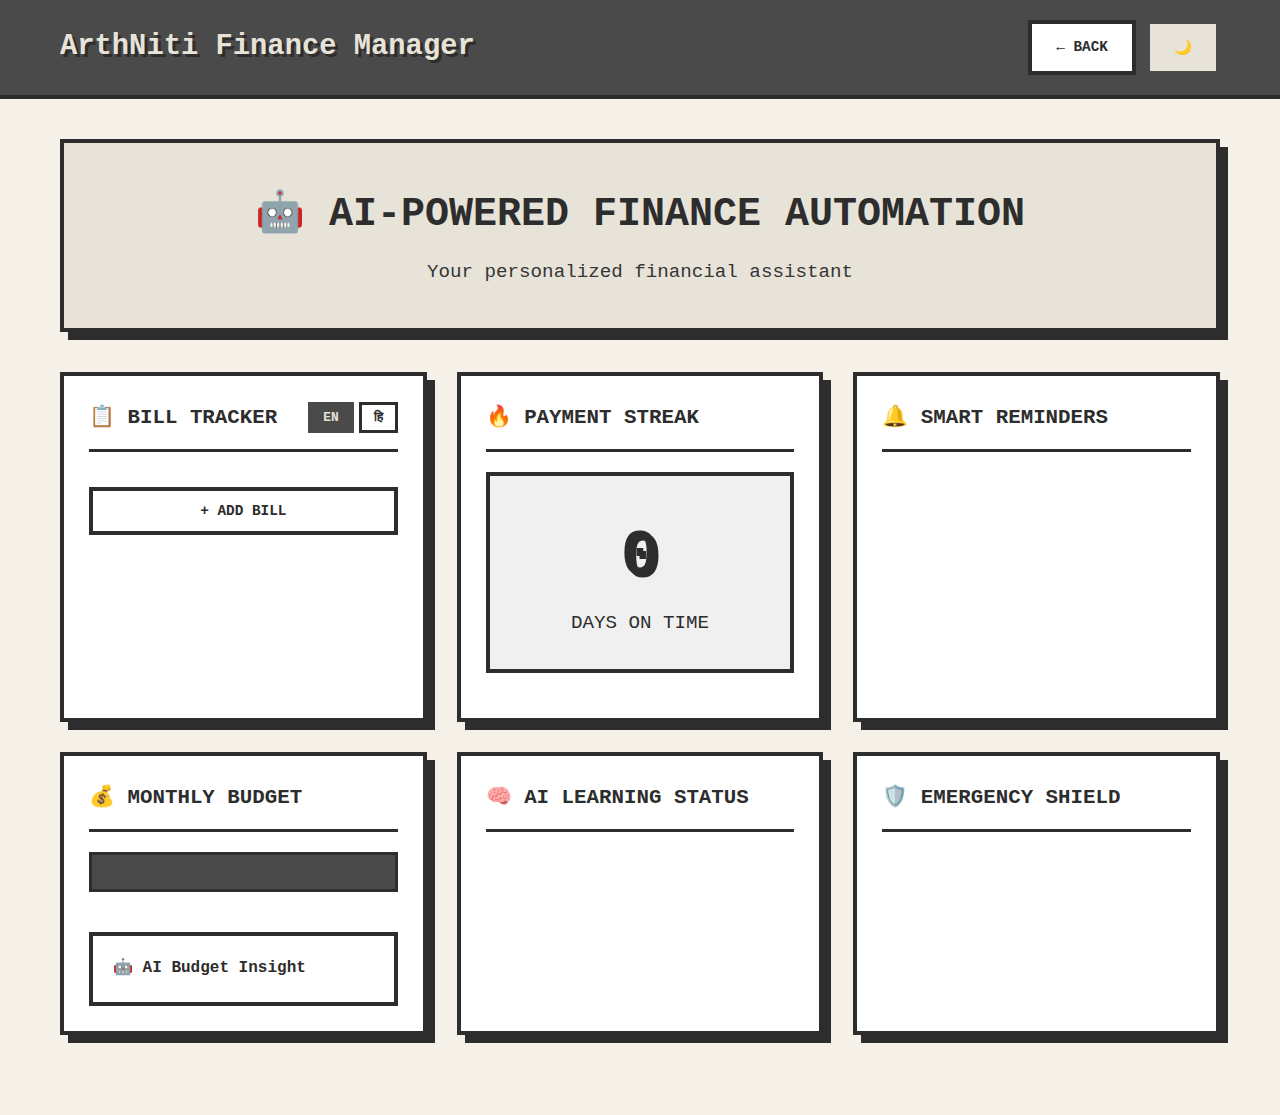
<file: frontend/finance-manager.html>
<!DOCTYPE html>
<html lang="en" data-theme="light">
<head>
    <meta charset="UTF-8" />
    <meta name="viewport" content="width=device-width, initial-scale=1.0"/>
    <title>Finance Manager - ArthNiti</title>
    <style>
        /* -----------------------------------------------------------
           Neo-Brutalism — Cream, White & Grey palette
           - Light mode: cream backgrounds with dark grey text
           - Dark mode: dark grey backgrounds with cream text
           ----------------------------------------------------------- */

        * { margin: 0; padding: 0; box-sizing: border-box; }

        :root{
            /* Base colors (light theme) */
            --primary: #4A4A4A;          /* medium grey */
            --accent:  #E8E3D9;          /* cream */
            --neutral-bg: #F5F1E8;       /* light cream */
            --neutral-surface: #FFFFFF;  /* white */
            --text: #2D2D2D;             /* dark grey text */

            /* Derived colors */
            --light: var(--neutral-bg);
            --dark: var(--text);
            --border-color: #2D2D2D;
            --shadow-color: #2D2D2D;

            /* Status colors - grey tints */
            --status-pending: #F0F0F0;   /* light grey for pending */
            --status-paid: #E5E5E5;      /* medium-light grey for paid */
            --status-overdue: #D8D8D8;   /* darker grey for overdue */

            --border: 4px solid var(--border-color);
            --shadow: 8px 8px 0 var(--shadow-color);
            --shadow-hover: 4px 4px 0 var(--shadow-color);

            --hero-text: var(--dark);
        }

        /* Dark mode: dark grey backgrounds with cream text */
        [data-theme="dark"]{
            --neutral-bg: #2D2D2D;       /* dark grey background */
            --neutral-surface: #3A3A3A;  /* slightly lighter grey for cards */
            --text: #F5F1E8;             /* cream text */
            --light: var(--neutral-bg);
            --dark: var(--text);
            --border-color: #E8E3D9;     /* cream borders */
            --shadow-color: #E8E3D9;     /* cream shadows */
            
            --status-pending: #4A4A4A;   /* medium grey for pending */
            --status-paid: #555555;      /* slightly lighter grey for paid */
            --status-overdue: #606060;   /* lighter grey for overdue */

            --hero-text: var(--text);
        }

        body {
            font-family: 'Space Mono', monospace;
            background: var(--light);
            color: var(--dark);
            line-height: 1.6;
            -webkit-font-smoothing:antialiased;
            -moz-osx-font-smoothing:grayscale;
        }

        .header {
            background: var(--primary);
            border-bottom: var(--border);
            padding: 20px 0;
            position: sticky;
            top: 0;
            z-index: 100;
        }

        .container {
            max-width: 1200px;
            margin: 0 auto;
            padding: 0 20px;
        }

        .header-content {
            display: flex;
            justify-content: space-between;
            align-items: center;
        }

        .logo {
            font-size: 1.8rem;
            font-weight: 700;
            color: var(--accent);
            text-shadow: 3px 3px 0 var(--shadow-color);
        }

        .nav-buttons {
            display: flex;
            gap: 10px;
        }

        .btn {
            padding: 12px 24px;
            border: var(--border);
            background: var(--neutral-surface);
            color: var(--dark);
            font-weight: 700;
            cursor: pointer;
            transition: all 0.12s ease;
            text-decoration: none;
            display: inline-block;
            font-family: inherit;
            font-size: 0.9rem;
        }

        .btn:hover {
            transform: translate(-2px, -2px);
            box-shadow: var(--shadow-hover);
        }

        .btn-secondary {
            background: var(--accent);
            color: var(--primary);
            border-color: var(--primary);
        }

        [data-theme="dark"] .btn-secondary {
            background: var(--accent);
            color: var(--primary);
            border-color: var(--accent);
        }

        .main-content { padding: 40px 0; }

        .hero-section{
            background: var(--accent);
            border: var(--border);
            box-shadow: var(--shadow);
            padding: 40px;
            margin-bottom: 40px;
            text-align: center;
            color: var(--hero-text);
        }

        .hero-title {
            font-size: 2.5rem;
            margin-bottom: 10px;
            text-transform: uppercase;
        }

        .hero-subtitle {
            font-size: 1.2rem;
            opacity: 0.95;
        }

        .loading-state { text-align:center; padding:40px; font-size:1.2rem; color:var(--dark); }

        .error-state {
            background: #8A8A8A;
            color: #FFFFFF;
            padding: 20px;
            border: var(--border);
            margin: 20px 0;
        }

        .dashboard-grid {
            display: grid;
            grid-template-columns: repeat(auto-fit, minmax(300px, 1fr));
            gap: 30px;
            margin-bottom: 40px;
        }

        .widget {
            background: var(--neutral-surface);
            border: var(--border);
            box-shadow: var(--shadow);
            padding: 25px;
            color: var(--dark);
        }

        .widget-header {
            display: flex;
            justify-content: space-between;
            align-items: center;
            margin-bottom: 20px;
            padding-bottom: 15px;
            border-bottom: 3px solid var(--border-color);
        }

        .widget-title { font-size: 1.3rem; text-transform: uppercase; }

        .language-toggle { display: flex; gap: 5px; }

        .lang-btn {
            padding: 5px 12px;
            border: 3px solid var(--border-color);
            background: var(--neutral-surface);
            cursor: pointer;
            font-family: inherit;
            font-size: 0.8rem;
            font-weight: 700;
            color: var(--dark);
        }

        .lang-btn.active { background: var(--primary); color: var(--accent); border-color: var(--primary); }

        .bill-list { display:flex; flex-direction:column; gap:15px; }

        .bill-item {
            background: var(--status-pending);
            border: 3px solid var(--border-color);
            padding: 15px;
            display: flex;
            justify-content: space-between;
            align-items: center;
            color: var(--dark);
        }

        .bill-item.paid { background: var(--status-paid); opacity: 0.98; }
        .bill-item.overdue {
            background: var(--status-overdue);
            color: var(--dark);
            font-weight: 700;
        }

        .bill-info { flex:1; }
        .bill-name { font-size:1.1rem; font-weight:700; margin-bottom:5px; }
        .bill-date { font-size:0.85rem; opacity:0.8; color:var(--border-color); }

        .bill-amount { font-size:1.3rem; font-weight:700; color:var(--dark); }

        .bill-actions { display:flex; gap:8px; margin-top:10px; }
        .bill-btn {
            padding:8px 16px;
            border:3px solid var(--border-color);
            background:var(--neutral-surface);
            cursor:pointer;
            font-family:inherit;
            font-weight:700;
            font-size:0.8rem;
            color:var(--dark);
        }
        .bill-btn:hover { background: var(--border-color); color: var(--light); }

        .streak-display {
            text-align:center;
            padding:30px;
            background: var(--status-pending);
            border: var(--border);
            margin-bottom:20px;
            color: var(--dark);
        }

        .streak-number {
            font-size:4rem;
            font-weight:700;
            text-shadow: 3px 3px 0 var(--shadow-color);
            color: var(--dark);
        }

        .streak-label { font-size:1.2rem; text-transform:uppercase; color: var(--dark); }

        .reminder-list { display:flex; flex-direction:column; gap:12px; }
        .reminder-item {
            background: var(--neutral-surface);
            border: 3px solid var(--border-color);
            padding:12px;
            display:flex;
            align-items:center;
            gap:12px;
            color: var(--dark);
        }

        .reminder-icon { font-size:1.5rem; }
        .reminder-text { flex:1; font-size:0.9rem; }

        .snooze-btn {
            padding:8px 16px;
            border:3px solid var(--border-color);
            background:var(--neutral-surface);
            cursor:pointer;
            font-family:inherit;
            font-weight:700;
            font-size:0.8rem;
            color:var(--dark);
        }
        .snooze-btn:hover { background: var(--border-color); color: var(--light); }

        .budget-bar {
            width:100%;
            height:40px;
            background: var(--neutral-surface);
            border:3px solid var(--border-color);
            position:relative;
            margin:20px 0;
        }

        .budget-fill {
            height:100%;
            background: var(--primary);
            transition: width 0.5s;
            display:flex;
            align-items:center;
            justify-content:center;
            font-weight:700;
            color:var(--accent);
        }

        .budget-stats { display:flex; justify-content:space-between; margin-top:10px; font-size:0.9rem; color:var(--dark); }

        .ai-insight-box {
            background: var(--neutral-surface);
            border: var(--border);
            padding:20px; margin-top:20px; color:var(--dark);
        }

        .achievement-grid {
            display:grid;
            grid-template-columns: repeat(auto-fill, minmax(100px, 1fr));
            gap:15px; margin-top:15px;
        }

        .achievement {
            background: var(--neutral-surface);
            border:3px solid var(--border-color);
            padding:15px;
            text-align:center;
            transition: all 0.18s ease;
            color:var(--dark);
        }

        .achievement:hover { transform: scale(1.05); box-shadow: 4px 4px 0 var(--shadow-color); }

        .achievement.locked { opacity:0.45; filter:grayscale(100%); }

        .achievement-icon { font-size:2rem; margin-bottom:5px; }
        .achievement-name { font-size:0.7rem; font-weight:700; }

        .emergency-alert {
            background: #8A8A8A;
            border: var(--border);
            color: #FFFFFF;
            padding:20px;
            margin-bottom:30px;
            display:none;
        }

        .emergency-alert.active { display:block; animation: pulse 2s infinite; }

        @keyframes pulse { 0%,100%{ opacity:1 } 50%{ opacity:0.8 } }

        .category-tags { display:flex; flex-wrap:wrap; gap:10px; margin-top:15px; }
        .category-tag { padding:8px 16px; border:3px solid var(--border-color); background:transparent; font-size:0.8rem; font-weight:700; color:var(--dark); }

        .add-bill-form { background:var(--neutral-surface); border:3px solid var(--border-color); padding:15px; margin-top:15px; display:none; color:var(--dark); }
        .add-bill-form.active { display:block; }

        .form-input, .form-select {
            width:100%; padding:10px; border:3px solid var(--border-color); margin-bottom:10px; font-family:inherit; color:var(--dark); background:var(--neutral-surface);
        }

        /* responsive */
        @media (max-width:768px){
            .hero-title { font-size:1.8rem; }
            .dashboard-grid { grid-template-columns: 1fr; }
            .nav-buttons { flex-direction: column; }
        }
    </style>
</head>
<body>
    <header class="header">
        <div class="container">
            <div class="header-content">
                <h1 class="logo">ArthNiti Finance Manager</h1>
                <div class="nav-buttons">
                    <a href="index.html" class="btn">← BACK</a>
                    <button class="btn btn-secondary" id="themeToggle">🌙</button>
                </div>
            </div>
        </div>
    </header>

    <main class="main-content">
        <div class="container">
            <section class="hero-section">
                <h2 class="hero-title">🤖 AI-POWERED FINANCE AUTOMATION</h2>
                <p class="hero-subtitle">Your personalized financial assistant</p>
            </section>

            <div id="loadingState" class="loading-state">
                <div style="font-size: 3rem; margin-bottom: 20px;">⏳</div>
                <p>Loading your financial data...</p>
            </div>

            <div id="errorState" class="error-state" style="display: none;">
                <h3>⚠️ Error Loading Data</h3>
                <p id="errorMessage"></p>
                <button class="btn" onclick="location.reload()">RETRY</button>
            </div>

            <div id="emergencyAlert" class="emergency-alert">
                <h3>⚠️ EMERGENCY SHIELD ACTIVATED</h3>
                <p id="emergencyMessage"></p>
            </div>

            <div id="dashboardContent" style="display: none;">
                <div class="dashboard-grid">
                    <!-- Bill Tracker Widget -->
                    <div class="widget">
                        <div class="widget-header">
                            <h3 class="widget-title">📋 Bill Tracker</h3>
                            <div class="language-toggle">
                                <button class="lang-btn active" data-lang="en">EN</button>
                                <button class="lang-btn" data-lang="hi">हि</button>
                            </div>
                        </div>
                        <div class="bill-list" id="billList"></div>
                        <button class="btn" style="width: 100%; margin-top: 15px;" onclick="toggleAddBillForm()">+ ADD BILL</button>
                        <div class="add-bill-form" id="addBillForm">
                            <input type="text" id="billName" class="form-input" placeholder="Bill Name">
                            <input type="number" id="billAmount" class="form-input" placeholder="Amount">
                            <input type="date" id="billDueDate" class="form-input">
                            <select id="billCategory" class="form-select">
                                <option value="rent">Rent</option>
                                <option value="utilities">Utilities</option>
                                <option value="services">Services</option>
                                <option value="other">Other</option>
                            </select>
                            <button class="btn btn-secondary" onclick="addNewBill()">SAVE BILL</button>
                        </div>
                    </div>

                    <!-- Streak Widget -->
                    <div class="widget">
                        <div class="widget-header">
                            <h3 class="widget-title">🔥 Payment Streak</h3>
                        </div>
                        <div class="streak-display">
                            <div class="streak-number" id="streakNumber">0</div>
                            <div class="streak-label">DAYS ON TIME</div>
                        </div>
                        <div class="achievement-grid" id="achievementGrid"></div>
                    </div>

                    <!-- Smart Reminders Widget -->
                    <div class="widget">
                        <div class="widget-header">
                            <h3 class="widget-title">🔔 Smart Reminders</h3>
                        </div>
                        <div class="reminder-list" id="reminderList"></div>
                    </div>

                    <!-- Budget Widget -->
                    <div class="widget">
                        <div class="widget-header">
                            <h3 class="widget-title">💰 Monthly Budget</h3>
                        </div>
                        <div class="budget-bar">
                            <div class="budget-fill" id="budgetFill"></div>
                        </div>
                        <div class="budget-stats" id="budgetStats"></div>
                        <div class="ai-insight-box">
                            <h4>🤖 AI Budget Insight</h4>
                            <p id="budgetInsight"></p>
                        </div>
                    </div>

                    <!-- AI Learning Widget -->
                    <div class="widget">
                        <div class="widget-header">
                            <h3 class="widget-title">🧠 AI Learning Status</h3>
                        </div>
                        <div id="aiLearningStatus"></div>
                    </div>

                    <!-- Emergency Shield Widget -->
                    <div class="widget">
                        <div class="widget-header">
                            <h3 class="widget-title">🛡️ Emergency Shield</h3>
                        </div>
                        <div id="emergencyShieldStatus"></div>
                    </div>
                </div>
            </div>
        </div>
    </main>

    <script>
        const API_BASE = 'http://127.0.0.1:5000/api';
        let currentLang = 'en';
        let userData = null;

        // Initialize on page load
        document.addEventListener('DOMContentLoaded', () => {
            initializeApp();
            setupThemeToggle();
            setupLanguageToggle();
        });

        async function initializeApp() {
            try {
                const storedUserData = sessionStorage.getItem('userData');
                if (storedUserData) userData = JSON.parse(storedUserData);

                await Promise.all([
                    loadBills(),
                    loadStreak(),
                    loadReminders(),
                    loadBudget(),
                    loadAILearningStatus(),
                    loadEmergencyShield()
                ]);

                document.getElementById('loadingState').style.display = 'none';
                document.getElementById('dashboardContent').style.display = 'block';
            } catch (error) {
                showError(error.message || 'Unknown error');
            }
        }

        async function loadBills() {
            try {
                const response = await fetch(`${API_BASE}/finance/bills`);
                if (!response.ok) throw new Error('Failed to load bills');
                const data = await response.json();
                renderBills(data.bills);
            } catch (error) {
                console.error('Error loading bills:', error);
            }
        }

        function renderBills(bills) {
            const billList = document.getElementById('billList');
            billList.innerHTML = '';
            bills.forEach(bill => {
                const billItem = document.createElement('div');
                billItem.className = `bill-item ${bill.status}`;
                billItem.innerHTML = `
                    <div class="bill-info">
                        <div class="bill-name">${bill.name}</div>
                        <div class="bill-date">${formatDate(bill.due_date, bill.status)}</div>
                    </div>
                    <div>
                        <div class="bill-amount">₹${bill.amount}${bill.status === 'paid' ? ' ✓' : ''}</div>
                        ${bill.status === 'pending' ? `
                            <div class="bill-actions">
                                <button class="bill-btn" onclick="markAsPaid('${bill.id}')">PAY</button>
                            </div>
                        ` : ''}
                    </div>
                `;
                billList.appendChild(billItem);
            });
        }

        async function markAsPaid(billId) {
            try {
                const response = await fetch(`${API_BASE}/finance/mark-paid`, {
                    method: 'POST',
                    headers: { 'Content-Type': 'application/json' },
                    body: JSON.stringify({ bill_id: billId })
                });
                if (!response.ok) throw new Error('Failed to mark bill as paid');
                const data = await response.json();
                await loadBills();
                await loadStreak();
                if (data.achievement_unlocked) alert(`🎉 Achievement Unlocked: ${data.achievement_unlocked.name}!`);
            } catch (error) {
                alert('Error: ' + (error.message || 'Unknown error'));
            }
        }

        async function loadStreak() {
            try {
                const response = await fetch(`${API_BASE}/finance/streak`);
                if (!response.ok) throw new Error('Failed to load streak');
                const data = await response.json();
                document.getElementById('streakNumber').textContent = data.current_streak;
                renderAchievements(data.achievements);
            } catch (error) {
                console.error('Error loading streak:', error);
            }
        }

        function renderAchievements(achievements) {
            const grid = document.getElementById('achievementGrid');
            grid.innerHTML = '';
            achievements.forEach(ach => {
                const achDiv = document.createElement('div');
                achDiv.className = `achievement ${!ach.unlocked ? 'locked' : ''}`;
                achDiv.innerHTML = `
                    <div class="achievement-icon">${ach.icon}</div>
                    <div class="achievement-name">${ach.name}</div>
                `;
                grid.appendChild(achDiv);
            });
        }

        async function loadReminders() {
            try {
                const response = await fetch(`${API_BASE}/finance/reminders`);
                if (!response.ok) throw new Error('Failed to load reminders');
                const data = await response.json();
                renderReminders(data.reminders);
            } catch (error) {
                console.error('Error loading reminders:', error);
            }
        }

        function renderReminders(reminders) {
            const list = document.getElementById('reminderList');
            list.innerHTML = '';
            if (reminders.length === 0) {
                list.innerHTML = '<p style="opacity: 0.6;">No pending reminders</p>';
                return;
            }
            reminders.forEach(rem => {
                const remDiv = document.createElement('div');
                remDiv.className = 'reminder-item';
                remDiv.innerHTML = `
                    <span class="reminder-icon">${rem.icon}</span>
                    <span class="reminder-text">${rem[`message_${currentLang}`]}</span>
                    <button class="snooze-btn" onclick="snoozeReminder('${rem.id}')">SNOOZE</button>
                `;
                list.appendChild(remDiv);
            });
        }

        async function snoozeReminder(remId) {
            try {
                const response = await fetch(`${API_BASE}/finance/snooze-reminder`, {
                    method: 'POST',
                    headers: { 'Content-Type': 'application/json' },
                    body: JSON.stringify({ reminder_id: remId })
                });
                if (!response.ok) throw new Error('Failed to snooze reminder');
                await loadReminders();
            } catch (error) {
                alert('Error: ' + (error.message || 'Unknown error'));
            }
        }

        async function loadBudget() {
            try {
                const response = await fetch(`${API_BASE}/finance/budget`);
                if (!response.ok) throw new Error('Failed to load budget');
                const data = await response.json();
                renderBudget(data);
            } catch (error) {
                console.error('Error loading budget:', error);
            }
        }

        function renderBudget(data) {
            const fill = document.getElementById('budgetFill');
            const stats = document.getElementById('budgetStats');
            const insight = document.getElementById('budgetInsight');

            fill.style.width = `${data.percentage_used}%`;
            fill.textContent = `₹${data.spent} / ₹${data.total_budget}`;

            stats.innerHTML = `
                <span>Spent: ₹${data.spent}</span>
                <span>Remaining: ₹${data.remaining}</span>
            `;

            insight.textContent = data[`ai_insight_${currentLang}`];
        }

        async function loadAILearningStatus() {
            try {
                const response = await fetch(`${API_BASE}/finance/ai-learning-status`);
                if (!response.ok) throw new Error('Failed to load AI status');
                const data = await response.json();
                renderAILearning(data);
            } catch (error) {
                console.error('Error loading AI status:', error);
            }
        }

        function renderAILearning(data) {
            const container = document.getElementById('aiLearningStatus');
            container.innerHTML = `
                <div style="margin: 20px 0;">
                    <div style="display: flex; justify-content: space-between; margin-bottom: 10px;">
                        <span>Payment Pattern</span>
                        <span style="font-weight: 700;">${data.payment_pattern_accuracy}%</span>
                    </div>
                    <div style="height: 20px; background: var(--neutral-surface); border: 3px solid var(--border-color);">
                        <div style="width: ${data.payment_pattern_accuracy}%; height: 100%; background: var(--primary);"></div>
                    </div>
                </div>
                <div style="margin: 20px 0;">
                    <div style="display: flex; justify-content: space-between; margin-bottom: 10px;">
                        <span>Spending Behavior</span>
                        <span style="font-weight: 700;">${data.spending_behavior_accuracy}%</span>
                    </div>
                    <div style="height: 20px; background: var(--neutral-surface); border: 3px solid var(--border-color);">
                        <div style="width: ${data.spending_behavior_accuracy}%; height: 100%; background: var(--primary);"></div>
                    </div>
                </div>
                <p style="font-size: 0.85rem; opacity: 0.8; margin-top: 15px;">${data[`message_${currentLang}`]}</p>
            `;
        }

        async function loadEmergencyShield() {
            try {
                const response = await fetch(`${API_BASE}/finance/emergency-shield`);
                if (!response.ok) throw new Error('Failed to load emergency shield');
                const data = await response.json();
                renderEmergencyShield(data);

                if (data.status === 'warning' || data.status === 'caution') {
                    const alert = document.getElementById('emergencyAlert');
                    document.getElementById('emergencyMessage').textContent = data[`message_${currentLang}`];
                    alert.classList.add('active');
                }
            } catch (error) {
                console.error('Error loading emergency shield:', error);
            }
        }

        function renderEmergencyShield(data) {
            const container = document.getElementById('emergencyShieldStatus');

            const statusIcon = data.status === 'safe' ? '✅' : data.status === 'caution' ? '⚠️' : '🚨';
            const statusColor = data.status === 'safe' ? 'var(--primary)' : data.status === 'caution' ? 'var(--text)' : 'var(--text)';

            container.innerHTML = `
                <div style="text-align:center; padding:20px;">
                    <div style="font-size:3rem; margin-bottom:10px;">${statusIcon}</div>
                    <h4 style="color:${statusColor}; margin-bottom:10px;">${data.status.toUpperCase()}</h4>
                    <p style="font-size:0.9rem;">${data[`message_${currentLang}`]}</p>
                </div>
                <div style="background: transparent; border: 3px solid var(--border-color); padding:15px; margin-top:15px;">
                    <p style="font-size:0.85rem;"><strong>Balance:</strong> ₹${data.current_balance}</p>
                    <p style="font-size:0.85rem; margin-top:5px;"><strong>Upcoming Bills:</strong> ₹${data.upcoming_bills}</p>
                    <p style="font-size:0.85rem; margin-top:5px;"><strong>Next Check:</strong> ${new Date(data.next_check).toLocaleString()}</p>
                </div>
            `;
        }

        function toggleAddBillForm(){ document.getElementById('addBillForm').classList.toggle('active'); }

        async function addNewBill() {
            const name = document.getElementById('billName').value;
            const amount = document.getElementById('billAmount').value;
            const dueDate = document.getElementById('billDueDate').value;
            const category = document.getElementById('billCategory').value;

            if (!name || !amount || !dueDate) { alert('Please fill all fields'); return; }

            try {
                const response = await fetch(`${API_BASE}/finance/bills`, {
                    method: 'POST',
                    headers: { 'Content-Type': 'application/json' },
                    body: JSON.stringify({ name, amount: parseFloat(amount), due_date: dueDate, category })
                });
                if (!response.ok) throw new Error('Failed to add bill');

                document.getElementById('billName').value = '';
                document.getElementById('billAmount').value = '';
                document.getElementById('billDueDate').value = '';
                toggleAddBillForm();
                await loadBills();
            } catch (error) {
                alert('Error: ' + (error.message || 'Unknown error'));
            }
        }

        function formatDate(dateStr, status) {
            const date = new Date(dateStr);
            const prefix = status === 'paid' ? 'Paid: ' : status === 'overdue' ? 'Overdue: ' : 'Due: ';
            return prefix + date.toLocaleDateString('en-IN');
        }

        function setupThemeToggle() {
            const themeToggle = document.getElementById('themeToggle');
            const html = document.documentElement;

            themeToggle.addEventListener('click', () => {
                const current = html.getAttribute('data-theme');
                const next = current === 'dark' ? 'light' : 'dark';
                html.setAttribute('data-theme', next);
                themeToggle.textContent = next === 'dark' ? '☀️' : '🌙';
            });
        }

        function setupLanguageToggle() {
            const langButtons = document.querySelectorAll('.lang-btn');
            langButtons.forEach(btn => {
                btn.addEventListener('click', () => {
                    langButtons.forEach(b => b.classList.remove('active'));
                    btn.classList.add('active');
                    currentLang = btn.getAttribute('data-lang');

                    loadReminders();
                    loadBudget();
                    loadAILearningStatus();
                    loadEmergencyShield();
                });
            });
        }

        function showError(message) {
            document.getElementById('loadingState').style.display = 'none';
            document.getElementById('errorState').style.display = 'block';
            document.getElementById('errorMessage').textContent = message;
        }

        // Auto-refresh every 30 seconds
        setInterval(() => {
            loadReminders();
            loadEmergencyShield();
        }, 30000);
    </script>
</body>
</html>
</file>
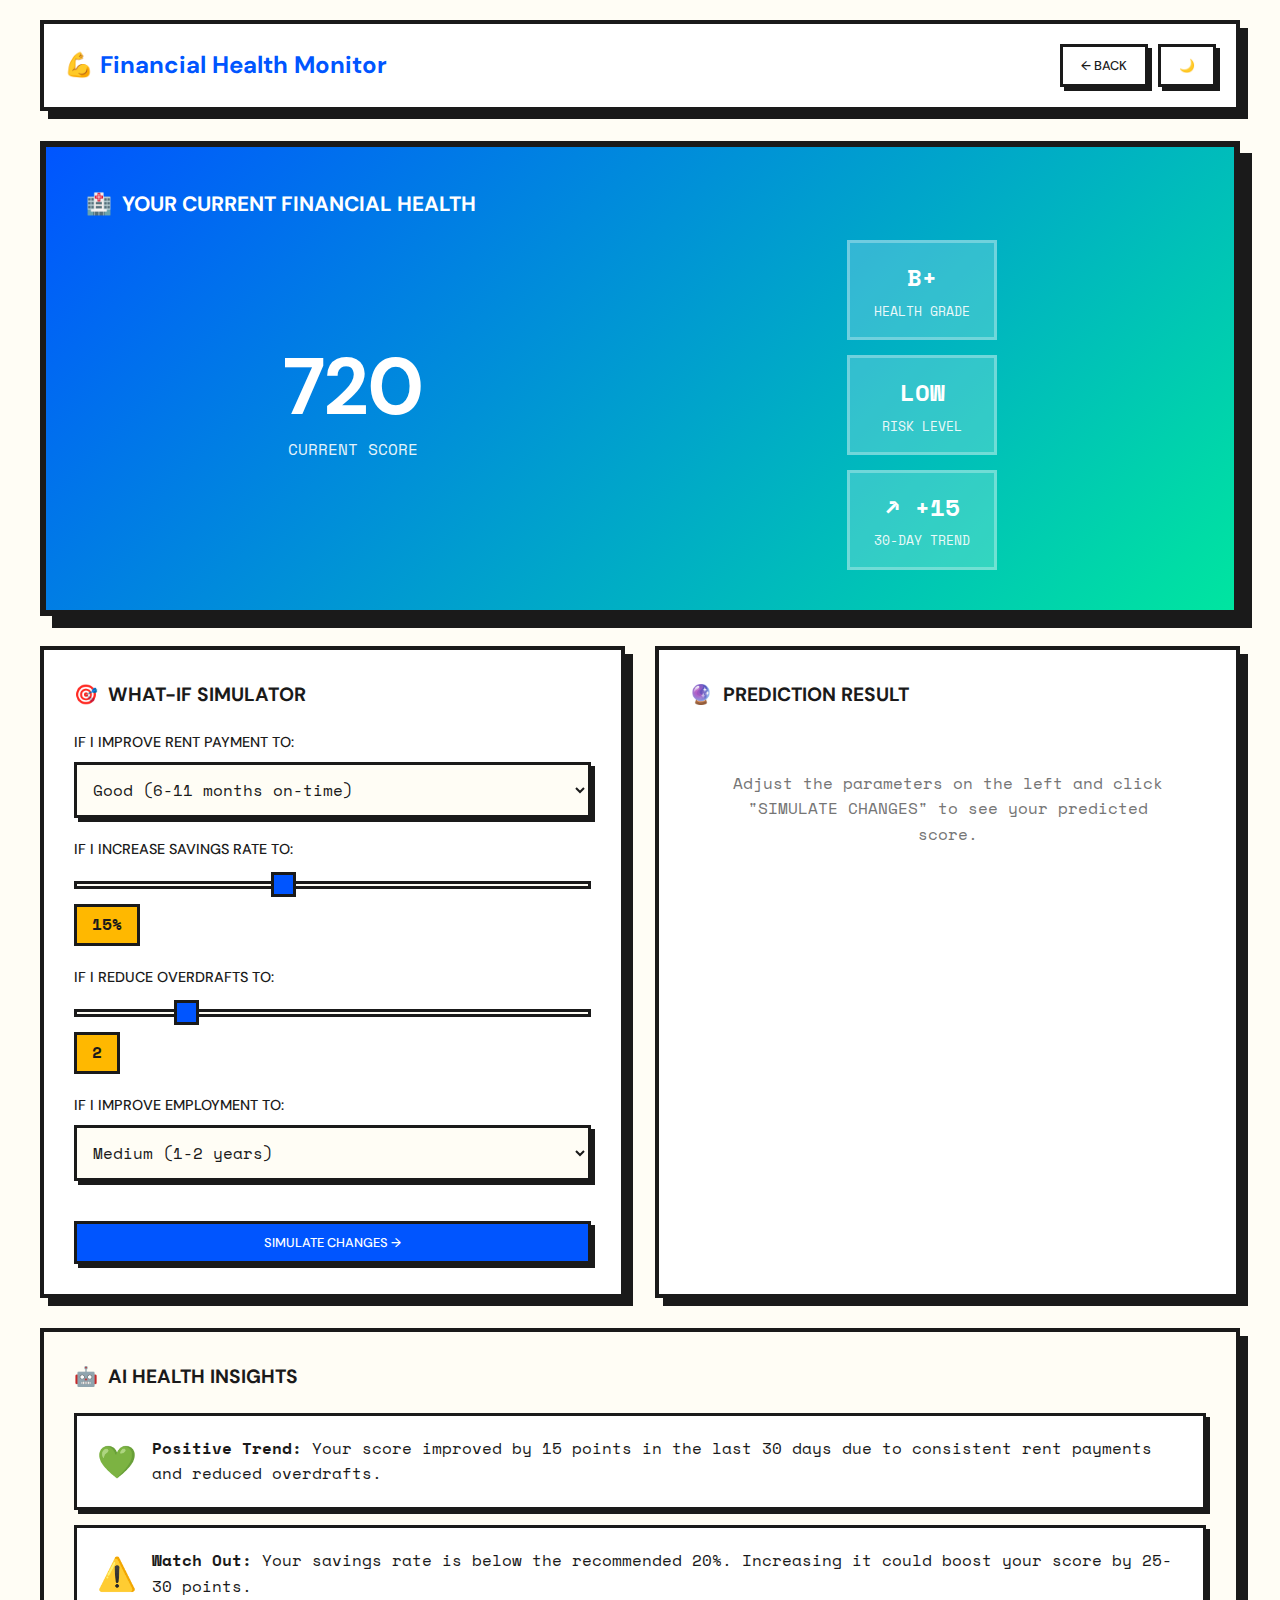
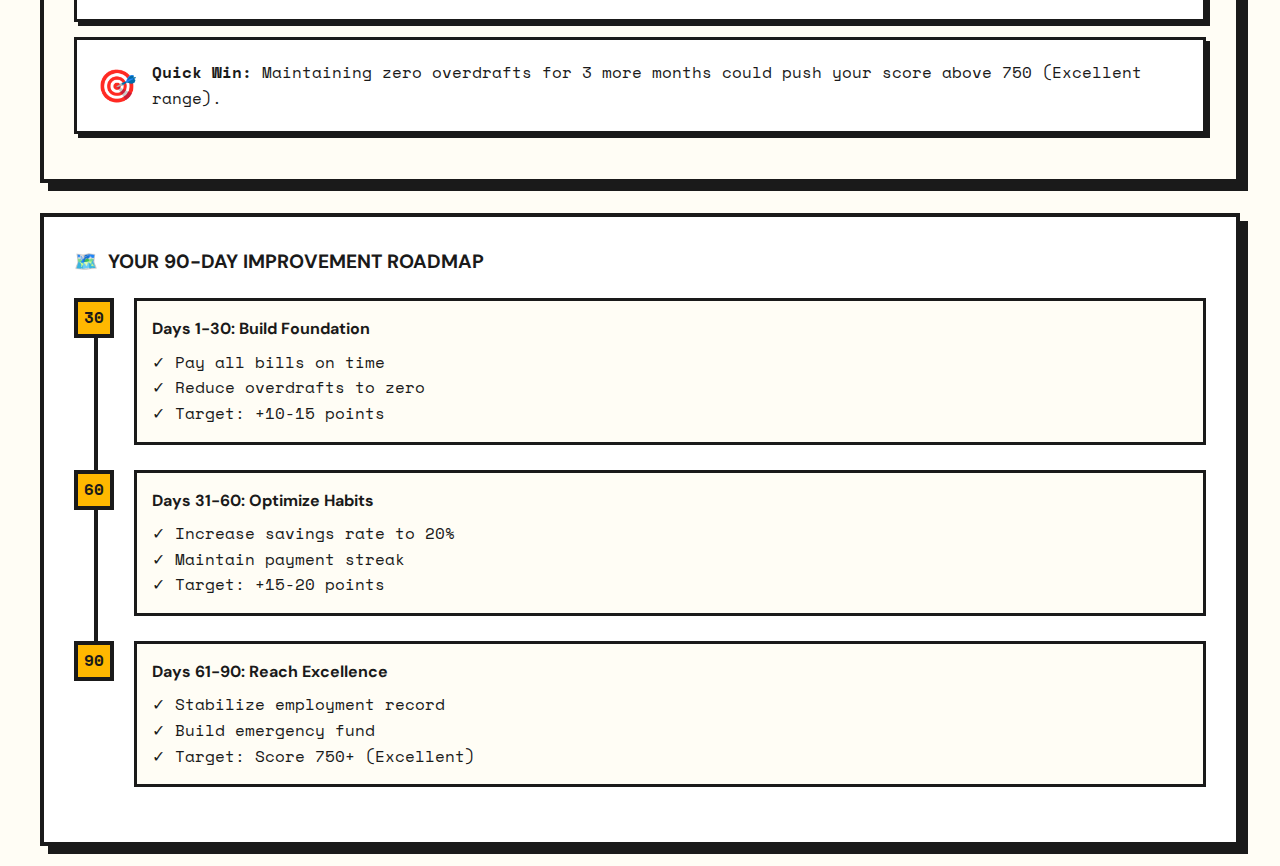
<file: frontend/health-monitor.html>
<!DOCTYPE html>
<html lang="en" data-theme="light">
<head>
    <meta charset="UTF-8">
    <meta name="viewport" content="width=device-width, initial-scale=1.0">
    <title>Financial Health Monitor - ArthNiti</title>
    <link rel="preconnect" href="https://fonts.googleapis.com">
    <link rel="preconnect" href="https://fonts.gstatic.com" crossorigin>
    <link href="https://fonts.googleapis.com/css2?family=DM+Sans:opsz,wght@9..40,500;9..40,700&family=Space+Mono&display=swap" rel="stylesheet">
    <style>
        /* Base styles matching your theme */
        * {
            margin: 0;
            padding: 0;
            box-sizing: border-box;
        }

        :root {
            --primary: #0055FF;
            --secondary: #00E5A0;
            --accent: #FFB800;
            --color-background: #FFFDF5;
            --color-surface-primary: #FFFFFF;
            --color-surface-secondary: #FFFDF5;
            --color-text-primary: #1A1A1A;
            --color-text-secondary: #757575;
            --color-shadow-border: #1A1A1A;
            --font-heading: 'DM Sans', sans-serif;
            --font-body: 'Space Mono', monospace;
        }

        [data-theme="dark"] {
            --color-background: #1A1A1A;
            --color-surface-primary: #2C2C2C;
            --color-surface-secondary: #333333;
            --color-text-primary: #FFFDF5;
            --color-text-secondary: #a0a0a0;
            --color-shadow-border: #000000;
        }

        body {
            font-family: var(--font-body);
            background-color: var(--color-background);
            color: var(--color-text-primary);
            line-height: 1.6;
            padding: 20px;
            transition: background-color 0.3s ease;
        }

        .container {
            max-width: 1200px;
            margin: 0 auto;
        }

        .header {
            background: var(--color-surface-primary);
            border: 4px solid var(--color-shadow-border);
            padding: 20px;
            margin-bottom: 30px;
            box-shadow: 8px 8px 0 var(--color-shadow-border);
            display: flex;
            justify-content: space-between;
            align-items: center;
            flex-wrap: wrap;
            gap: 15px;
        }

        .header h1 {
            font-family: var(--font-heading);
            font-size: 1.5rem;
            color: var(--primary);
            font-weight: 700;
        }

        .header-actions {
            display: flex;
            gap: 10px;
        }

        .btn {
            font-family: var(--font-heading);
            padding: 10px 18px;
            border: 3px solid var(--color-shadow-border);
            background: var(--color-surface-primary);
            color: var(--color-text-primary);
            cursor: pointer;
            font-weight: 500;
            font-size: 0.8rem;
            box-shadow: 4px 4px 0 var(--color-shadow-border);
            transition: all 0.1s;
        }

        .btn:hover {
            transform: translate(2px, 2px);
            box-shadow: 2px 2px 0 var(--color-shadow-border);
        }

        .btn-primary {
            background: var(--primary);
            color: white;
        }

        /* Health Status Card */
        .health-status {
            background: linear-gradient(135deg, var(--primary), var(--secondary));
            border: 6px solid var(--color-shadow-border);
            padding: 40px;
            margin-bottom: 30px;
            box-shadow: 12px 12px 0 var(--color-shadow-border);
            color: white;
        }

        .health-title {
            font-family: var(--font-heading);
            font-size: 1.3rem;
            margin-bottom: 20px;
            font-weight: 700;
            display: flex;
            align-items: center;
            gap: 10px;
        }

        .health-score {
            display: flex;
            justify-content: space-around;
            align-items: center;
            flex-wrap: wrap;
            gap: 30px;
        }

        .score-big {
            text-align: center;
        }

        .score-number {
            font-family: var(--font-heading);
            font-size: 5rem;
            font-weight: 700;
            line-height: 1;
        }

        .score-label {
            font-size: 1rem;
            opacity: 0.9;
            margin-top: 10px;
        }

        .health-indicators {
            display: grid;
            grid-template-columns: repeat(auto-fit, minmax(150px, 1fr));
            gap: 15px;
        }

        .indicator {
            background: rgba(255,255,255,0.2);
            border: 3px solid rgba(255,255,255,0.3);
            padding: 15px;
            text-align: center;
        }

        .indicator-value {
            font-size: 1.5rem;
            font-weight: 700;
            margin-bottom: 5px;
        }

        .indicator-label {
            font-size: 0.8rem;
            opacity: 0.9;
        }

        /* Simulator Section */
        .simulator-section {
            display: grid;
            grid-template-columns: 1fr 1fr;
            gap: 30px;
            margin-bottom: 30px;
        }

        .simulator-card {
            background: var(--color-surface-primary);
            border: 4px solid var(--color-shadow-border);
            padding: 30px;
            box-shadow: 8px 8px 0 var(--color-shadow-border);
        }

        .card-title {
            font-family: var(--font-heading);
            font-size: 1.2rem;
            margin-bottom: 20px;
            font-weight: 700;
            display: flex;
            align-items: center;
            gap: 10px;
        }

        .form-group {
            margin-bottom: 20px;
        }

        .form-label {
            font-family: var(--font-heading);
            font-size: 0.9rem;
            display: block;
            margin-bottom: 8px;
            font-weight: 500;
        }

        .form-input, .form-select {
            width: 100%;
            padding: 12px;
            font-family: var(--font-body);
            font-size: 1rem;
            background: var(--color-surface-secondary);
            border: 3px solid var(--color-shadow-border);
            color: var(--color-text-primary);
            box-shadow: 4px 4px 0 var(--color-shadow-border);
        }

        .form-input:focus {
            outline: none;
            border-color: var(--primary);
        }

        /* Slider */
        .slider-container {
            margin-top: 10px;
        }

        .slider {
            width: 100%;
            height: 8px;
            background: var(--color-surface-secondary);
            border: 3px solid var(--color-shadow-border);
            outline: none;
            -webkit-appearance: none;
        }

        .slider::-webkit-slider-thumb {
            -webkit-appearance: none;
            appearance: none;
            width: 25px;
            height: 25px;
            background: var(--primary);
            border: 3px solid var(--color-shadow-border);
            cursor: pointer;
        }

        .slider-value {
            display: inline-block;
            background: var(--accent);
            border: 3px solid var(--color-shadow-border);
            padding: 5px 15px;
            font-weight: 700;
            margin-top: 8px;
        }

        /* Prediction Result */
        .prediction-result {
            background: var(--secondary);
            border: 4px solid var(--color-shadow-border);
            padding: 25px;
            margin-top: 20px;
            box-shadow: 6px 6px 0 var(--color-shadow-border);
            color: var(--color-shadow-border);
        }

        .prediction-title {
            font-family: var(--font-heading);
            font-size: 1.1rem;
            font-weight: 700;
            margin-bottom: 15px;
        }

        .score-change {
            font-size: 2.5rem;
            font-weight: 700;
            margin: 10px 0;
        }

        .score-change.positive {
            color: #00AA00;
        }

        .score-change.negative {
            color: #CC0000;
        }

        /* AI Insights */
        .ai-insights {
            background: var(--color-surface-secondary);
            border: 4px solid var(--color-shadow-border);
            padding: 30px;
            box-shadow: 8px 8px 0 var(--color-shadow-border);
            margin-top: 30px;
        }

        .insight-item {
            background: var(--color-surface-primary);
            border: 3px solid var(--color-shadow-border);
            padding: 20px;
            margin-bottom: 15px;
            box-shadow: 4px 4px 0 var(--color-shadow-border);
            display: flex;
            align-items: start;
            gap: 15px;
        }

        .insight-icon {
            font-size: 2rem;
            flex-shrink: 0;
        }

        .insight-text {
            font-size: 1rem;
            line-height: 1.6;
        }

        /* Timeline */
        .timeline {
            background: var(--color-surface-primary);
            border: 4px solid var(--color-shadow-border);
            padding: 30px;
            box-shadow: 8px 8px 0 var(--color-shadow-border);
            margin-top: 30px;
        }

        .timeline-item {
            display: flex;
            gap: 20px;
            margin-bottom: 25px;
            position: relative;
        }

        .timeline-item:not(:last-child)::before {
            content: '';
            position: absolute;
            left: 20px;
            top: 40px;
            width: 4px;
            height: calc(100% + 10px);
            background: var(--color-shadow-border);
        }

        .timeline-dot {
            width: 40px;
            height: 40px;
            background: var(--accent);
            border: 4px solid var(--color-shadow-border);
            flex-shrink: 0;
            display: flex;
            align-items: center;
            justify-content: center;
            font-weight: 700;
        }

        .timeline-content {
            flex: 1;
            background: var(--color-surface-secondary);
            border: 3px solid var(--color-shadow-border);
            padding: 15px;
        }

        .timeline-title {
            font-family: var(--font-heading);
            font-weight: 700;
            margin-bottom: 8px;
        }

        @media (max-width: 768px) {
            .simulator-section {
                grid-template-columns: 1fr;
            }
            
            .health-score {
                flex-direction: column;
            }
            
            .score-number {
                font-size: 3rem;
            }
        }
    </style>
</head>
<body>
    <div class="container">
        <div class="header">
            <h1>💪 Financial Health Monitor</h1>
            <div class="header-actions">
                <button class="btn" onclick="window.history.back()">← BACK</button>
                <button class="btn" id="themeToggle">🌙</button>
            </div>
        </div>

        <!-- Current Health Status -->
        <div class="health-status">
            <div class="health-title">
                <span>🏥</span>
                <span>YOUR CURRENT FINANCIAL HEALTH</span>
            </div>
            <div class="health-score">
                <div class="score-big">
                    <div class="score-number" id="currentScore">720</div>
                    <div class="score-label">CURRENT SCORE</div>
                </div>
                <div class="health-indicators">
                    <div class="indicator">
                        <div class="indicator-value" id="healthGrade">B+</div>
                        <div class="indicator-label">HEALTH GRADE</div>
                    </div>
                    <div class="indicator">
                        <div class="indicator-value" id="riskLevel">LOW</div>
                        <div class="indicator-label">RISK LEVEL</div>
                    </div>
                    <div class="indicator">
                        <div class="indicator-value" id="trendIndicator">↗ +15</div>
                        <div class="indicator-label">30-DAY TREND</div>
                    </div>
                </div>
            </div>
        </div>

        <!-- What-if Simulator -->
        <div class="simulator-section">
            <div class="simulator-card">
                <div class="card-title">
                    <span>🎯</span>
                    <span>WHAT-IF SIMULATOR</span>
                </div>
                
                <div class="form-group">
                    <label class="form-label">IF I IMPROVE RENT PAYMENT TO:</label>
                    <select class="form-select" id="simRentHistory">
                        <option value="excellent">Excellent (12+ months on-time)</option>
                        <option value="good" selected>Good (6-11 months on-time)</option>
                        <option value="fair">Fair (3-5 months on-time)</option>
                    </select>
                </div>

                <div class="form-group">
                    <label class="form-label">IF I INCREASE SAVINGS RATE TO:</label>
                    <div class="slider-container">
                        <input type="range" min="5" max="30" value="15" class="slider" id="simSavingsRate">
                        <span class="slider-value" id="savingsDisplay">15%</span>
                    </div>
                </div>

                <div class="form-group">
                    <label class="form-label">IF I REDUCE OVERDRAFTS TO:</label>
                    <div class="slider-container">
                        <input type="range" min="0" max="10" value="2" class="slider" id="simOverdrafts">
                        <span class="slider-value" id="overdraftsDisplay">2</span>
                    </div>
                </div>

                <div class="form-group">
                    <label class="form-label">IF I IMPROVE EMPLOYMENT TO:</label>
                    <select class="form-select" id="simEmployment">
                        <option value="high">High (2+ years same employer)</option>
                        <option value="medium" selected>Medium (1-2 years)</option>
                        <option value="low">Low (less than 1 year)</option>
                    </select>
                </div>

                <button class="btn btn-primary" style="width: 100%; margin-top: 20px;" onclick="calculatePrediction()">
                    SIMULATE CHANGES →
                </button>
            </div>

            <div class="simulator-card">
                <div class="card-title">
                    <span>🔮</span>
                    <span>PREDICTION RESULT</span>
                </div>

                <div id="predictionArea">
                    <p style="text-align: center; padding: 40px; color: var(--color-text-secondary);">
                        Adjust the parameters on the left and click "SIMULATE CHANGES" to see your predicted score.
                    </p>
                </div>
            </div>
        </div>

        <!-- AI Insights -->
        <div class="ai-insights">
            <div class="card-title">
                <span>🤖</span>
                <span>AI HEALTH INSIGHTS</span>
            </div>
            <div id="insightsList">
                <div class="insight-item">
                    <div class="insight-icon">💚</div>
                    <div class="insight-text">
                        <strong>Positive Trend:</strong> Your score improved by 15 points in the last 30 days due to consistent rent payments and reduced overdrafts.
                    </div>
                </div>
                <div class="insight-item">
                    <div class="insight-icon">⚠️</div>
                    <div class="insight-text">
                        <strong>Watch Out:</strong> Your savings rate is below the recommended 20%. Increasing it could boost your score by 25-30 points.
                    </div>
                </div>
                <div class="insight-item">
                    <div class="insight-icon">🎯</div>
                    <div class="insight-text">
                        <strong>Quick Win:</strong> Maintaining zero overdrafts for 3 more months could push your score above 750 (Excellent range).
                    </div>
                </div>
            </div>
        </div>

        <!-- 90-Day Roadmap -->
        <div class="timeline">
            <div class="card-title">
                <span>🗺️</span>
                <span>YOUR 90-DAY IMPROVEMENT ROADMAP</span>
            </div>
            <div class="timeline-item">
                <div class="timeline-dot">30</div>
                <div class="timeline-content">
                    <div class="timeline-title">Days 1-30: Build Foundation</div>
                    <p>✓ Pay all bills on time<br>✓ Reduce overdrafts to zero<br>✓ Target: +10-15 points</p>
                </div>
            </div>
            <div class="timeline-item">
                <div class="timeline-dot">60</div>
                <div class="timeline-content">
                    <div class="timeline-title">Days 31-60: Optimize Habits</div>
                    <p>✓ Increase savings rate to 20%<br>✓ Maintain payment streak<br>✓ Target: +15-20 points</p>
                </div>
            </div>
            <div class="timeline-item">
                <div class="timeline-dot">90</div>
                <div class="timeline-content">
                    <div class="timeline-title">Days 61-90: Reach Excellence</div>
                    <p>✓ Stabilize employment record<br>✓ Build emergency fund<br>✓ Target: Score 750+ (Excellent)</p>
                </div>
            </div>
        </div>
    </div>

    <script>
        // Theme toggle
        const themeToggle = document.getElementById('themeToggle');
        themeToggle.addEventListener('click', () => {
            const html = document.documentElement;
            const current = html.getAttribute('data-theme');
            html.setAttribute('data-theme', current === 'dark' ? 'light' : 'dark');
            themeToggle.textContent = current === 'dark' ? '🌙' : '☀️';
        });

        // Slider updates
        const savingsSlider = document.getElementById('simSavingsRate');
        const savingsDisplay = document.getElementById('savingsDisplay');
        savingsSlider.addEventListener('input', (e) => {
            savingsDisplay.textContent = e.target.value + '%';
        });

        const overdraftsSlider = document.getElementById('simOverdrafts');
        const overdraftsDisplay = document.getElementById('overdraftsDisplay');
        overdraftsSlider.addEventListener('input', (e) => {
            overdraftsDisplay.textContent = e.target.value;
        });

        // Prediction calculation
        function calculatePrediction() {
            const rentHistory = document.getElementById('simRentHistory').value;
            const savingsRate = parseInt(document.getElementById('simSavingsRate').value);
            const overdrafts = parseInt(document.getElementById('simOverdrafts').value);
            const employment = document.getElementById('simEmployment').value;

            // Simple scoring logic (matches your scoring_engine.py logic)
            let predictedScore = 300;
            
            // Rent history impact
            const rentScores = {excellent: 100, good: 75, fair: 40};
            predictedScore += (rentScores[rentHistory] || 0) * 1.925;
            
            // Savings rate impact
            let savingsScore = 0;
            if (savingsRate >= 20) savingsScore = 100;
            else if (savingsRate >= 15) savingsScore = 75;
            else if (savingsRate >= 10) savingsScore = 50;
            else savingsScore = 25;
            predictedScore += savingsScore * 0.5;
            
            // Overdrafts impact (negative)
            predictedScore -= overdrafts * 8;
            
            // Employment impact
            const empScores = {high: 100, medium: 70, low: 30};
            predictedScore += (empScores[employment] || 0) * 1.1;
            
            // Add base scores
            predictedScore += 150; // Utility, other factors

            predictedScore = Math.min(850, Math.max(300, Math.round(predictedScore)));

            const currentScore = parseInt(document.getElementById('currentScore').textContent);
            const change = predictedScore - currentScore;
            const changeClass = change >= 0 ? 'positive' : 'negative';
            const changeSymbol = change >= 0 ? '+' : '';

            // Display result
            const predictionArea = document.getElementById('predictionArea');
            predictionArea.innerHTML = `
                <div class="prediction-result">
                    <div class="prediction-title">📊 PREDICTED NEW SCORE</div>
                    <div class="score-change ${changeClass}">${predictedScore}</div>
                    <div style="font-size: 1.5rem; margin: 15px 0;">
                        Change: <strong>${changeSymbol}${change} points</strong>
                    </div>
                    <p style="margin-top: 20px; line-height: 1.6;">
                        ${getRecommendation(change, predictedScore)}
                    </p>
                </div>
            `;
        }

        function getRecommendation(change, score) {
            if (change >= 50) {
                return "🎉 Excellent! These changes could significantly boost your score. You're on track to reach the 'Excellent' rating!";
            } else if (change >= 25) {
                return "👍 Great improvement! These changes will noticeably improve your creditworthiness. Keep it up!";
            } else if (change >= 10) {
                return "📈 Good progress! Small consistent improvements add up. Consider additional changes for bigger impact.";
            } else if (change >= 0) {
                return "💡 Slight improvement. Try adjusting more parameters to see larger score gains.";
            } else {
                return "⚠️ This combination might lower your score. Try improving at least 2-3 factors together.";
            }
        }

        // Load saved data from sessionStorage when page loads
        window.addEventListener('DOMContentLoaded', () => {
            const savedScore = sessionStorage.getItem('currentScore');
            const savedData = sessionStorage.getItem('userData');
            
            console.log('Financial Health Monitor loaded');
            console.log('Saved Score:', savedScore);
            console.log('Saved Data:', savedData);
            
            if (savedScore) {
                document.getElementById('currentScore').textContent = savedScore;
                
                // Update health grade and risk based on score
                const score = parseInt(savedScore);
                const gradeEl = document.getElementById('healthGrade');
                const riskEl = document.getElementById('riskLevel');
                
                if (score >= 800) {
                    gradeEl.textContent = 'A+';
                    riskEl.textContent = 'VERY LOW';
                } else if (score >= 740) {
                    gradeEl.textContent = 'A';
                    riskEl.textContent = 'LOW';
                } else if (score >= 670) {
                    gradeEl.textContent = 'B+';
                    riskEl.textContent = 'MEDIUM';
                } else if (score >= 580) {
                    gradeEl.textContent = 'B';
                    riskEl.textContent = 'MEDIUM-HIGH';
                } else {
                    gradeEl.textContent = 'C';
                    riskEl.textContent = 'HIGH';
                }
            }
            
            if (savedData) {
                const userData = JSON.parse(savedData);
                console.log('Parsed User Data:', userData);
                
                // Pre-fill simulator with user's current data
                document.getElementById('simRentHistory').value = userData.rentHistory || 'good';
                document.getElementById('simEmployment').value = userData.employmentStability || 'medium';
                
                const savingsRate = parseFloat(userData.savingsRate || 0.15) * 100;
                document.getElementById('simSavingsRate').value = savingsRate;
                document.getElementById('savingsDisplay').textContent = savingsRate + '%';
                
                document.getElementById('simOverdrafts').value = userData.overdrafts || 2;
                document.getElementById('overdraftsDisplay').textContent = userData.overdrafts || 2;
            }
        });
    </script>
</body>
</html>
</file>
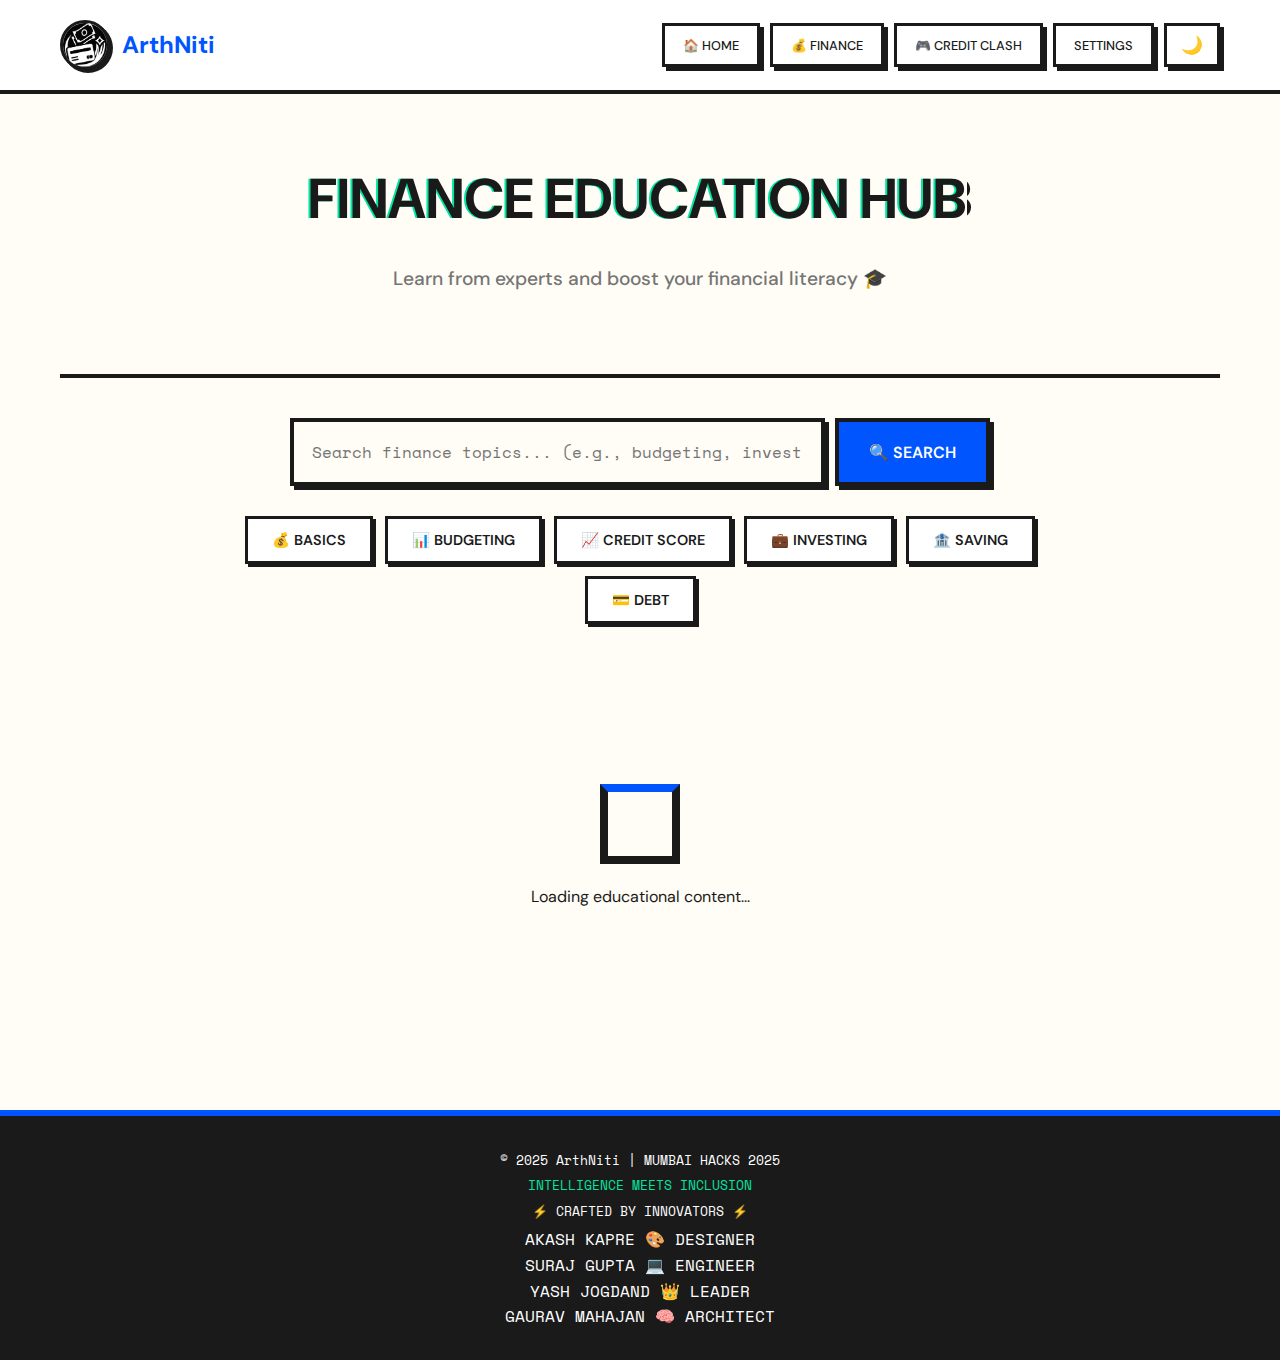
<file: frontend/learn.html>
<!DOCTYPE html>
<html lang="en" data-theme="light">
<head>
    <meta charset="UTF-8">
    <meta name="viewport" content="width=device-width, initial-scale=1.0">
    <title>ArthNiti - Finance Education Hub</title>
    <link rel="stylesheet" href="style.css">
    <link rel="stylesheet" href="learn.css">
    <link rel="preconnect" href="https://fonts.googleapis.com">
    <link rel="preconnect" href="https://fonts.gstatic.com" crossorigin>
    <link href="https://fonts.googleapis.com/css2?family=DM+Sans:opsz,wght@9..40,500;9..40,700&family=Space+Mono&display=swap" rel="stylesheet">
</head>
<body>
    <header class="header">
        <div class="container">
            <div class="logo">
                <img src="logo.png" alt="ArthNiti Logo" class="logo-image">
                <span>ArthNiti</span>
            </div>
            <nav class="nav">
                <button class="nav-btn" onclick="window.location.href='index.html'">🏠 HOME</button>
                <button class="nav-btn" onclick="window.location.href='finance-manager.html'">💰 FINANCE</button>
                <button class="nav-btn" onclick="window.location.href='credity.html'">🎮 CREDIT CLASH</button>
                <button class="nav-btn">SETTINGS</button>
                <button class="nav-btn" id="theme-toggle">🌙</button>
            </nav>
        </div>
    </header>

    <main class="main-content">
        <div class="container">
            
            <!-- EDUCATION HERO -->
            <section class="education-hero">
                <h1 class="glitch" data-text="FINANCE EDUCATION HUB">
                    FINANCE EDUCATION HUB
                </h1>
                <p class="subtitle">Learn from experts and boost your financial literacy 🎓</p>
            </section>

            <!-- SEARCH BAR -->
            <section class="search-section">
                <div class="search-bar">
                    <input 
                        type="text" 
                        id="videoSearchInput" 
                        class="search-input" 
                        placeholder="Search finance topics... (e.g., budgeting, investing)"
                        onkeypress="if(event.key === 'Enter') searchVideos()"
                    >
                    <button class="search-btn" onclick="searchVideos()">🔍 SEARCH</button>
                </div>

                <div class="topic-filters">
                    <button class="topic-btn active" onclick="loadTopicVideos('personal finance basics')">💰 Basics</button>
                    <button class="topic-btn" onclick="loadTopicVideos('budgeting tips')">📊 Budgeting</button>
                    <button class="topic-btn" onclick="loadTopicVideos('credit score improvement')">📈 Credit Score</button>
                    <button class="topic-btn" onclick="loadTopicVideos('investing for beginners')">💼 Investing</button>
                    <button class="topic-btn" onclick="loadTopicVideos('saving money strategies')">🏦 Saving</button>
                    <button class="topic-btn" onclick="loadTopicVideos('debt management')">💳 Debt</button>
                </div>
            </section>

            <!-- VIDEO PLAYER MODAL -->
            <div class="video-modal" id="videoModal" style="display: none;">
                <div class="video-modal-overlay" onclick="closeVideoPlayer()"></div>
                <div class="video-modal-content">
                    <div class="video-modal-header">
                        <h3 id="modalVideoTitle">Video Title</h3>
                        <button class="close-btn" onclick="closeVideoPlayer()">✕</button>
                    </div>
                    <div class="video-player-wrapper">
                        <iframe 
                            id="videoPlayer" 
                            width="100%" 
                            height="100%" 
                            frameborder="0" 
                            allow="accelerometer; autoplay; clipboard-write; encrypted-media; gyroscope; picture-in-picture" 
                            allowfullscreen>
                        </iframe>
                    </div>
                    <div class="video-modal-info">
                        <p class="video-modal-channel" id="modalVideoChannel">Channel Name</p>
                        <p class="video-modal-description" id="modalVideoDescription">Video description...</p>
                    </div>
                </div>
            </div>

            <!-- VIDEOS GRID -->
            <section class="videos-section">
                <div id="videosContainer">
                    <div class="loading-videos">
                        <div class="pixel-loader"></div>
                        <p style="font-family: var(--font-heading); margin-top: 20px;">Loading educational content...</p>
                    </div>
                </div>
            </section>

        </div>
    </main>

    <footer class="footer">
        <div class="container">
            <p>© 2025 ArthNiti | MUMBAI HACKS 2025</p>
            <p class="footer-tagline">INTELLIGENCE MEETS INCLUSION</p>
            
            <div class="team-section">
                <p class="team-title">⚡ CRAFTED BY INNOVATORS ⚡</p>
                <div class="team-grid">
                    <div class="team-member">
                        AKASH KAPRE
                        <span class="team-member-role">🎨 DESIGNER</span>
                    </div>
                    <div class="team-member">
                        SURAJ GUPTA
                        <span class="team-member-role">💻 ENGINEER</span>
                    </div>
                    <div class="team-member">
                        YASH JOGDAND
                        <span class="team-member-role">👑 LEADER</span>
                    </div>
                    <div class="team-member">
                        GAURAV MAHAJAN
                        <span class="team-member-role">🧠 ARCHITECT</span>
                    </div>
                </div>
            </div>
        </div>
    </footer>

    <script src="script.js"></script>
    <script src="education.js"></script>
</body>
</html>
</file>
<file: frontend/learn.css>
/* ===== EDUCATION PAGE STYLES ===== */

.education-hero {
    text-align: center;
    padding: 60px 20px 40px 20px;
    background: var(--color-background);
    border-bottom: 4px solid var(--color-shadow-border);
}

.education-hero h1 {
    font-family: var(--font-heading);
    font-size: clamp(2rem, 5vw, 3.5rem);
    color: var(--color-text-primary);
    text-transform: uppercase;
    margin-bottom: 20px;
    font-weight: 700;
}

.education-hero .subtitle {
    font-family: var(--font-heading);
    font-size: clamp(1rem, 2vw, 1.2rem);
    color: var(--color-text-secondary);
    font-weight: 500;
}

/* SEARCH SECTION */
.search-section {
    padding: 40px 20px;
    background: var(--color-background);
}

.search-bar {
    max-width: 700px;
    margin: 0 auto 30px auto;
    display: flex;
    gap: 10px;
}

.search-input {
    flex: 1;
    padding: 18px;
    font-family: var(--font-body);
    font-size: 1rem;
    background: var(--color-surface-secondary);
    border: 4px solid var(--color-shadow-border);
    color: var(--color-text-primary);
    box-shadow: 4px 4px 0 var(--color-shadow-border);
    transition: all 0.2s;
}

.search-input:focus {
    outline: none;
    border-color: var(--primary);
    box-shadow: 6px 6px 0 var(--primary);
    transform: translate(-2px, -2px);
}

.search-btn {
    padding: 18px 30px;
    font-family: var(--font-heading);
    font-size: 1rem;
    font-weight: 600;
    background: var(--primary);
    border: 4px solid var(--color-shadow-border);
    color: var(--color-text-on-primary);
    cursor: pointer;
    box-shadow: 4px 4px 0 var(--color-shadow-border);
    transition: all 0.1s;
    white-space: nowrap;
}

.search-btn:hover {
    transform: translate(2px, 2px);
    box-shadow: 2px 2px 0 var(--color-shadow-border);
}

.search-btn:active {
    transform: translate(4px, 4px);
    box-shadow: none;
}

/* TOPIC FILTERS */
.topic-filters {
    display: flex;
    gap: 12px;
    justify-content: center;
    flex-wrap: wrap;
    max-width: 900px;
    margin: 0 auto;
}

.topic-btn {
    padding: 12px 24px;
    font-family: var(--font-heading);
    font-size: 0.9rem;
    font-weight: 600;
    background: var(--color-surface-primary);
    border: 3px solid var(--color-shadow-border);
    color: var(--color-text-primary);
    cursor: pointer;
    box-shadow: 3px 3px 0 var(--color-shadow-border);
    transition: all 0.1s;
    text-transform: uppercase;
}

.topic-btn:hover {
    transform: translate(1px, 1px);
    box-shadow: 2px 2px 0 var(--color-shadow-border);
}

.topic-btn.active {
    background: var(--primary);
    color: var(--color-text-on-primary);
    box-shadow: 2px 2px 0 var(--color-shadow-border);
    transform: translate(1px, 1px);
}

/* VIDEOS SECTION */
.videos-section {
    padding: 40px 20px 60px 20px;
}

.videos-grid {
    display: grid;
    grid-template-columns: repeat(auto-fill, minmax(320px, 1fr));
    gap: 30px;
    margin-bottom: 40px;
}

.video-card {
    background: var(--color-surface-primary);
    border: 4px solid var(--color-shadow-border);
    box-shadow: 6px 6px 0 var(--color-shadow-border);
    overflow: hidden;
    transition: all 0.2s;
    cursor: pointer;
    animation: slideIn 0.5s ease;
}

.video-card:hover {
    transform: translate(-3px, -3px);
    box-shadow: 9px 9px 0 var(--color-shadow-border);
}

.video-thumbnail {
    width: 100%;
    height: 200px;
    object-fit: cover;
    border-bottom: 4px solid var(--color-shadow-border);
    transition: opacity 0.2s;
}

.video-card:hover .video-thumbnail {
    opacity: 0.9;
}

.video-info {
    padding: 20px;
}

.video-title {
    font-family: var(--font-heading);
    font-size: 1.05rem;
    font-weight: 600;
    color: var(--color-text-primary);
    margin-bottom: 12px;
    line-height: 1.4;
    display: -webkit-box;
    -webkit-line-clamp: 2;
    -webkit-box-orient: vertical;
    overflow: hidden;
    min-height: 2.8em;
}

.video-channel {
    font-family: var(--font-body);
    font-size: 0.9rem;
    color: var(--color-text-secondary);
    margin-bottom: 12px;
}

.video-meta {
    display: flex;
    justify-content: space-between;
    align-items: center;
    font-family: var(--font-body);
    font-size: 0.8rem;
    color: var(--color-text-secondary);
}

.watch-badge {
    background: var(--accent);
    color: var(--color-shadow-border);
    padding: 6px 12px;
    border: 2px solid var(--color-shadow-border);
    font-weight: 700;
    font-size: 0.75rem;
    transition: all 0.2s;
}

.video-card:hover .watch-badge {
    background: var(--secondary);
    transform: scale(1.05);
}

/* LOADING STATE */
.loading-videos {
    text-align: center;
    padding: 80px 20px;
}

.loading-videos .pixel-loader {
    margin: 0 auto 20px auto;
}

.no-results {
    text-align: center;
    padding: 80px 20px;
    font-family: var(--font-heading);
    font-size: 1.3rem;
    color: var(--color-text-secondary);
}

/* VIDEO MODAL/PLAYER */
.video-modal {
    position: fixed;
    top: 0;
    left: 0;
    width: 100%;
    height: 100%;
    z-index: 9999;
    display: flex;
    align-items: center;
    justify-content: center;
    padding: 20px;
    animation: fadeIn 0.3s ease;
}

.video-modal-overlay {
    position: absolute;
    top: 0;
    left: 0;
    width: 100%;
    height: 100%;
    background: rgba(0, 0, 0, 0.85);
    backdrop-filter: blur(5px);
}

.video-modal-content {
    position: relative;
    background: var(--color-surface-primary);
    border: 6px solid var(--color-shadow-border);
    box-shadow: 12px 12px 0 var(--color-shadow-border);
    max-width: 1200px;
    width: 100%;
    max-height: 90vh;
    overflow-y: auto;
    z-index: 10000;
    animation: slideInDown 0.4s ease;
}

.video-modal-header {
    display: flex;
    justify-content: space-between;
    align-items: center;
    padding: 20px 25px;
    background: var(--color-surface-secondary);
    border-bottom: 4px solid var(--color-shadow-border);
}

.video-modal-header h3 {
    font-family: var(--font-heading);
    font-size: 1.3rem;
    font-weight: 700;
    color: var(--color-text-primary);
    margin: 0;
    flex: 1;
    padding-right: 20px;
}

.video-modal-header .close-btn {
    width: 45px;
    height: 45px;
    flex-shrink: 0;
}

.video-player-wrapper {
    position: relative;
    padding-bottom: 56.25%; /* 16:9 aspect ratio */
    height: 0;
    overflow: hidden;
    background: #000;
}

.video-player-wrapper iframe {
    position: absolute;
    top: 0;
    left: 0;
    width: 100%;
    height: 100%;
}

.video-modal-info {
    padding: 25px;
    border-top: 4px solid var(--color-shadow-border);
}

.video-modal-channel {
    font-family: var(--font-heading);
    font-size: 1rem;
    color: var(--primary);
    margin-bottom: 15px;
    font-weight: 600;
}

.video-modal-description {
    font-family: var(--font-body);
    font-size: 0.95rem;
    line-height: 1.7;
    color: var(--color-text-primary);
    white-space: pre-wrap;
}

/* ANIMATIONS */
@keyframes fadeIn {
    from {
        opacity: 0;
    }
    to {
        opacity: 1;
    }
}

@keyframes slideInDown {
    from {
        transform: translateY(-50px);
        opacity: 0;
    }
    to {
        transform: translateY(0);
        opacity: 1;
    }
}

/* RESPONSIVE */
@media (max-width: 768px) {
    .education-hero {
        padding: 40px 20px 30px 20px;
    }
    
    .search-bar {
        flex-direction: column;
    }
    
    .search-input,
    .search-btn {
        width: 100%;
    }
    
    .topic-filters {
        gap: 8px;
    }
    
    .topic-btn {
        font-size: 0.75rem;
        padding: 10px 16px;
    }
    
    .videos-grid {
        grid-template-columns: 1fr;
        gap: 20px;
    }
    
    .video-modal {
        padding: 10px;
    }
    
    .video-modal-content {
        max-height: 95vh;
    }
    
    .video-modal-header {
        padding: 15px 20px;
    }
    
    .video-modal-header h3 {
        font-size: 1rem;
    }
    
    .video-modal-info {
        padding: 20px;
    }
}
</file>
<file: frontend/style.css>
/* ===== RESET & BASE STYLES ===== */
* {
    margin: 0;
    padding: 0;
    box-sizing: border-box;
}

/* --- THEME VARIABLES ---
  We define all colors here. :root is light mode.
*/
:root {
    /* Accent Colors (Remain the same in both modes) */
    --primary: #0055FF;      /* Trustworthy Blue */
    --secondary: #00E5A0;    /* Success Green */
    --accent: #FFB800;       /* Warm Yellow Accent */
    
    /* Light Mode Palette (Anthropic-style) */
    --color-background: #FFFDF5;       /* Light Beige Background */
    --color-surface-primary: #FFFFFF;  /* White for cards, header */
    --color-surface-secondary: #FFFDF5; /* Same as bg, for inputs */
    --color-text-primary: #1A1A1A;      /* Softer Black */
    --color-text-secondary: #757575;   /* Gray */
    --color-text-on-primary: #FFFFFF;  /* White text on blue buttons */
    --color-shadow-border: #1A1A1A;    /* Border/Shadow color */
    
    /* Fonts */
    --font-heading: 'DM Sans', sans-serif;
    --font-body: 'Space Mono', monospace;
}

/* Dark Mode Palette
  We just re-define the variables. The rest of the CSS works automatically.
*/
[data-theme="dark"] {
    --color-background: #1A1A1A;       /* Dark background */
    --color-surface-primary: #2C2C2C;  /* Dark gray for cards */
    --color-surface-secondary: #333333; /* Slightly lighter for inputs */
    --color-text-primary: #FFFDF5;      /* Light beige text */
    --color-text-secondary: #a0a0a0;   /* Light gray */
    --color-text-on-primary: #FFFFFF;  /* Stays white */
    --color-shadow-border: #000000;    /* Pure black for borders */
}
/* --- END OF THEME VARIABLES --- */


body {
    font-family: var(--font-body);
    background-color: var(--color-background);
    color: var(--color-text-primary);
    line-height: 1.6;
    overflow-x: hidden;
    transition: background-color 0.3s ease, color 0.3s ease;
}

.container {
    max-width: 1200px;
    margin: 0 auto;
    padding: 0 20px;
}

/* ===== HEADER ===== */
.header {
    background: var(--color-surface-primary);
    border-bottom: 4px solid var(--color-shadow-border);
    padding: 20px 0;
    position: sticky;
    top: 0;
    z-index: 1000;
    transition: background-color 0.3s ease;
}

.header .container {
    display: flex;
    justify-content: space-between;
    align-items: center;
    flex-wrap: wrap;
    gap: 20px;
}

.logo {
    font-family: var(--font-heading);
    font-weight: 700;
    font-size: 1.5rem;
    color: var(--primary);
    text-shadow: none;
}

.nav {
    display: flex;
    gap: 10px;
    flex-wrap: wrap;
}

.nav-btn {
    font-family: var(--font-heading);
    font-weight: 500;
    font-size: 0.8rem;
    padding: 10px 18px;
    background: var(--color-surface-primary);
    border: 3px solid var(--color-shadow-border);
    color: var(--color-text-primary);
    cursor: pointer;
    transition: all 0.1s;
    box-shadow: 4px 4px 0 var(--color-shadow-border);
}

.nav-btn:hover {
    transform: translate(2px, 2px);
    box-shadow: 2px 2px 0 var(--color-shadow-border);
    background: var(--color-background);
}

.nav-btn:active {
    transform: translate(4px, 4px);
    box-shadow: none;
}

/* Theme toggle button specific style */
#theme-toggle {
    font-size: 1.1rem; /* Make icon a bit bigger */
    padding: 8px 14px;
}


/* ===== HERO SECTION ===== */
.hero {
    text-align: center;
    padding: 60px 20px;
    background: var(--color-background);
    border-bottom: 4px solid var(--color-shadow-border);
    transition: background-color 0.3s ease;
}

/* --- NEW GLITCH ANIMATION --- */
.glitch {
    font-family: var(--font-heading);
    font-size: clamp(1.8rem, 4vw, 3rem);
    color: var(--color-text-primary);
    text-transform: uppercase;
    position: relative;
    display: inline-block;
    margin-bottom: 20px;
    font-weight: 700;
    animation: glitch-subtle 5s infinite;
}

.glitch::before,
.glitch::after {
    content: attr(data-text);
    position: absolute;
    left: 0;
    top: 0;
    width: 100%;
    height: 100%;
    background: var(--color-background);
    overflow: hidden;
    transition: background-color 0.3s ease;
}

.glitch::before {
    left: 3px;
    text-shadow: -2px 0 var(--primary);
    animation: glitch-anim-1 2s infinite linear alternate-reverse;
}

.glitch::after {
    left: -3px;
    text-shadow: -2px 0 var(--secondary);
    animation: glitch-anim-2 3s infinite linear alternate-reverse;
}

@keyframes glitch-anim-1 {
    0% { clip-path: inset(10% 0 80% 0); }
    20% { clip-path: inset(50% 0 30% 0); }
    40% { clip-path: inset(20% 0 70% 0); }
    60% { clip-path: inset(60% 0 10% 0); }
    80% { clip-path: inset(30% 0 50% 0); }
    100% { clip-path: inset(70% 0 20% 0); }
}

@keyframes glitch-anim-2 {
    0% { clip-path: inset(75% 0 15% 0); }
    20% { clip-path: inset(10% 0 85% 0); }
    40% { clip-path: inset(40% 0 40% 0); }
    60% { clip-path: inset(80% 0 5% 0); }
    80% { clip-path: inset(25% 0 55% 0); }
    100% { clip-path: inset(55% 0 35% 0); }
}

@keyframes glitch-subtle {
    0%, 100% { transform: translate(0, 0); }
    48% { transform: translate(0, 0); }
    50% { transform: translate(2px, -1px); }
    52% { transform: translate(0, 0); }
    73% { transform: translate(0, 0); }
    75% { transform: translate(-2px, 1px); }
    77% { transform: translate(0, 0); }
}
/* --- END GLITCH ANIMATION --- */


.subtitle {
    font-family: var(--font-heading);
    font-size: clamp(0.8rem, 2vw, 1.1rem);
    color: var(--color-text-secondary);
    margin-bottom: 40px;
    font-weight: 500;
}

.stats-bar {
    display: flex;
    justify-content: center;
    gap: 40px;
    flex-wrap: wrap;
}

.stat-item {
    text-align: center;
}

.stat-label {
    font-family: var(--font-heading);
    font-size: 0.7rem;
    color: var(--color-text-secondary);
    display: block;
    margin-bottom: 8px;
    font-weight: 500;
}

.stat-value {
    font-family: var(--font-heading);
    font-size: 1.8rem;
    color: var(--primary);
    display: block;
    font-weight: 700;
}

/* ===== FORM SECTION ===== */
.input-section {
    padding: 40px 20px;
}

.form-card {
    background: var(--color-surface-primary);
    border: 4px solid var(--color-shadow-border);
    padding: 40px;
    box-shadow: 8px 8px 0 var(--color-shadow-border);
    margin-bottom: 40px;
}

.form-card h3 {
    font-family: var(--font-heading);
    font-size: 1.8rem;
    margin-bottom: 10px;
    font-weight: 700;
    color: var(--color-text-primary);
}

.form-subtitle {
    font-size: 1.2rem;
    color: var(--color-text-secondary);
    margin-bottom: 30px;
}

.form-group {
    margin-bottom: 25px;
}

.form-label {
    font-family: var(--font-heading);
    font-size: 0.9rem;
    display: block;
    margin-bottom: 10px;
    color: var(--color-text-primary);
    font-weight: 500;
}

.form-input,
.form-select {
    width: 100%;
    padding: 15px;
    font-family: var(--font-body);
    font-size: 1.2rem;
    background: var(--color-surface-secondary);
    border: 3px solid var(--color-shadow-border);
    color: var(--color-text-primary);
    box-shadow: 4px 4px 0 var(--color-shadow-border);
    transition: all 0.2s;
}

.form-input:focus,
.form-select:focus {
    outline: none;
    transform: translate(-2px, -2px);
    box-shadow: 6px 6px 0 var(--primary);
    border-color: var(--primary);
}

.form-help {
    display: block;
    font-size: 1rem;
    color: var(--color-text-secondary);
    margin-top: 5px;
}

.submit-btn {
    width: 100%;
    padding: 20px;
    font-family: var(--font-heading);
    font-size: 1.1rem;
    font-weight: 700;
    background: var(--primary);
    border: 4px solid var(--color-shadow-border);
    color: var(--color-text-on-primary);
    cursor: pointer;
    display: flex;
    justify-content: center;
    align-items: center;
    gap: 20px;
    box-shadow: 6px 6px 0 var(--color-shadow-border);
    transition: all 0.1s;
    margin-top: 30px;
}

.submit-btn:hover {
    transform: translate(2px, 2px);
    box-shadow: 4px 4px 0 var(--color-shadow-border);
}

.submit-btn:active {
    transform: translate(6px, 6px);
    box-shadow: none;
}

.sample-btn {
    width: 100%;
    padding: 15px;
    font-family: var(--font-heading);
    font-size: 0.9rem;
    font-weight: 500;
    background: var(--color-surface-primary);
    border: 3px solid var(--color-shadow-border);
    color: var(--color-text-primary);
    cursor: pointer;
    box-shadow: 4px 4px 0 var(--color-shadow-border);
    transition: all 0.1s;
    margin-top: 15px;
}

.sample-btn:hover {
    background: var(--color-background);
}

/* ===== INFO GRID ===== */
.info-grid {
    display: grid;
    grid-template-columns: repeat(auto-fit, minmax(280px, 1fr));
    gap: 20px;
    margin-top: 40px;
}

.info-card {
    background: var(--accent);
    border: 4px solid var(--color-shadow-border);
    padding: 30px;
    box-shadow: 6px 6px 0 var(--color-shadow-border);
    text-align: center;
    color: var(--color-shadow-border); /* Dark text on yellow card */
}

.info-icon {
    font-size: 3rem;
    margin-bottom: 15px;
}

.info-card h4 {
    font-family: var(--font-heading);
    font-size: 1.1rem;
    margin-bottom: 10px;
    font-weight: 700;
}

.info-card p {
    font-size: 1.1rem;
    line-height: 1.5;
}

/* ===== LOADING SECTION ===== */
.loading-section {
    padding: 60px 20px;
    text-align: center;
}

.loading-card {
    background: var(--color-surface-primary);
    border: 4px solid var(--color-shadow-border);
    padding: 60px 40px;
    box-shadow: 12px 12px 0 var(--color-shadow-border);
    max-width: 600px;
    margin: 0 auto;
}

.loading-animation {
    margin-bottom: 30px;
}

.pixel-loader {
    width: 80px;
    height: 80px;
    border: 8px solid var(--color-shadow-border);
    border-top: 8px solid var(--primary);
    border-radius: 0;
    animation: spin 1s linear infinite;
    margin: 0 auto;
}

@keyframes spin {
    0% { transform: rotate(0deg); }
    100% { transform: rotate(360deg); }
}

.loading-title {
    font-family: var(--font-heading);
    font-size: 1.5rem;
    margin-bottom: 30px;
    font-weight: 700;
}

.agent-status-list {
    text-align: left;
    max-width: 400px;
    margin: 0 auto;
}

.agent-status {
    display: flex;
    align-items: center;
    gap: 15px;
    padding: 15px;
    background: var(--color-surface-secondary);
    border: 3px solid var(--color-shadow-border);
    margin-bottom: 10px;
    font-family: var(--font-body);
    font-size: 0.8rem;
}

.agent-dot {
    width: 12px;
    height: 12px;
    background: var(--color-text-secondary);
    border: 2px solid var(--color-shadow-border);
    flex-shrink: 0;
}

.agent-dot.active {
    background: var(--secondary);
    animation: pulse 1s infinite;
}

@keyframes pulse {
    0%, 100% { opacity: 1; }
    50% { opacity: 0.5; }
}

.agent-state {
    margin-left: auto;
    color: var(--color-text-secondary);
}

.agent-state.active {
    color: var(--secondary);
    font-weight: bold;
}

/* ===== SCORE SECTION ===== */
.score-section {
    padding: 40px 20px;
}

.score-card {
    background: var(--primary);
    color: var(--color-text-on-primary);
    border: 6px solid var(--color-shadow-border);
    padding: 40px;
    box-shadow: 12px 12px 0 var(--color-shadow-border);
    margin-bottom: 30px;
}

.score-header {
    display: flex;
    justify-content: space-between;
    align-items: center;
    margin-bottom: 30px;
}

.score-header h3 {
    font-family: var(--font-heading);
    font-size: 1.3rem;
    font-weight: 700;
}

.close-btn {
    width: 40px;
    height: 40px;
    background: var(--color-surface-primary);
    border: 4px solid var(--color-shadow-border);
    font-size: 1.5rem;
    cursor: pointer;
    transition: all 0.1s;
    color: var(--color-text-primary);
}

.close-btn:hover {
    background: var(--color-background);
}

.score-display {
    text-align: center;
    margin-bottom: 40px;
}

.score-circle {
    display: inline-block;
    padding: 40px;
    background: var(--color-surface-primary);
    border: 8px solid var(--color-shadow-border);
    box-shadow: 8px 8px 0 var(--color-shadow-border);
}

.score-number {
    font-family: var(--font-heading);
    font-size: 4rem;
    color: var(--primary);
    line-height: 1;
    margin-bottom: 10px;
    font-weight: 700;
}

.score-rating {
    font-family: var(--font-heading);
    font-size: 1rem;
    color: var(--color-text-primary);
    font-weight: 500;
}

.score-trend {
    font-family: var(--font-heading);
    font-size: 0.9rem;
    margin-top: 20px;
    padding: 15px;
    background: var(--color-surface-primary);
    border: 4px solid var(--color-shadow-border);
    display: inline-block;
    color: var(--color-text-primary);
    font-weight: 500;
}

/* ===== BREAKDOWN GRID ===== */
.breakdown-grid {
    display: grid;
    grid-template-columns: repeat(auto-fit, minmax(250px, 1fr));
    gap: 20px;
}

.breakdown-item {
    background: var(--color-surface-primary);
    border: 4px solid var(--color-shadow-border);
    padding: 20px;
    box-shadow: 4px 4px 0 var(--color-shadow-border);
    color: var(--color-text-primary);
}

.breakdown-label {
    font-family: var(--font-heading);
    font-size: 0.8rem;
    display: block;
    margin-bottom: 10px;
    font-weight: 500;
}

.progress-bar {
    width: 100%;
    height: 30px;
    background: var(--color-surface-secondary);
    border: 3px solid var(--color-shadow-border);
    margin-bottom: 10px;
    position: relative;
    overflow: hidden;
}

.progress-fill {
    height: 100%;
    background: var(--secondary);
    transition: width 1s ease;
    border-right: 3px solid var(--color-shadow-border);
}

.breakdown-value {
    font-family: var(--font-body);
    font-size: 1.1rem;
}

/* ===== INSIGHTS CARD ===== */
.insights-card {
    background: var(--color-surface-secondary);
    border: 4px solid var(--color-shadow-border);
    padding: 40px;
    box-shadow: 8px 8px 0 var(--color-shadow-border);
    margin-bottom: 30px;
}

.insights-card h3 {
    font-family: var(--font-heading);
    font-size: 1.3rem;
    margin-bottom: 20px;
    font-weight: 700;
}

.insights-list {
    display: flex;
    flex-direction: column;
    gap: 15px;
}

.insight-item {
    background: var(--color-surface-primary);
    border: 3px solid var(--color-shadow-border);
    padding: 20px;
    box-shadow: 4px 4px 0 var(--color-shadow-border);
    font-size: 1.1rem;
    line-height: 1.6;
}

.insight-item.loading {
    text-align: center;
    font-family: var(--font-body);
    font-size: 0.9rem;
}

/* ===== RECOMMENDATIONS CARD ===== */
.recommendations-card {
    background: var(--color-surface-primary);
    border: 4px solid var(--color-shadow-border);
    padding: 40px;
    box-shadow: 8px 8px 0 var(--color-shadow-border);
}

.recommendations-card h3 {
    font-family: var(--font-heading);
    font-size: 1.3rem;
    margin-bottom: 20px;
    font-weight: 700;
}

.recommendations-list {
    display: flex;
    flex-direction: column;
    gap: 20px;
}

.recommendation-item {
    background: var(--color-surface-primary);
    border: 3px solid var(--color-shadow-border);
    padding: 25px;
    box-shadow: 6px 6px 0 var(--color-shadow-border);
}

.recommendation-item.loading {
    text-align: center;
    font-family: var(--font-body);
    font-size: 0.9rem;
}

.rec-header {
    display: flex;
    justify-content: space-between;
    align-items: start;
    margin-bottom: 15px;
    gap: 10px;
}

.rec-title {
    font-family: var(--font-heading);
    font-size: 1rem;
    line-height: 1.4;
    font-weight: 700;
}

.rec-priority {
    font-family: var(--font-heading);
    font-size: 0.7rem;
    padding: 8px 12px;
    border: 3px solid var(--color-shadow-border);
    white-space: nowrap;
    font-weight: 500;
    color: var(--color-shadow-border);
}

.rec-priority.high {
    background: var(--accent);
}

.rec-priority.medium {
    background: var(--accent);
    opacity: 0.7;
}

.rec-priority.low {
    background: var(--color-text-secondary);
    color: var(--color-surface-primary);
}

.rec-details {
    display: grid;
    grid-template-columns: repeat(auto-fit, minmax(120px, 1fr));
    gap: 10px;
    font-size: 1rem;
}

.rec-detail {
    padding: 10px;
    background: var(--color-surface-secondary);
    border: 3px solid var(--color-shadow-border);
    text-align: center;
}

.rec-detail strong {
    font-family: var(--font-heading);
    font-size: 0.7rem;
    display: block;
    margin-bottom: 5px;
    font-weight: 500;
}

/* ===== FOOTER ===== */
.footer {
    background: var(--color-shadow-border);
    color: var(--color-surface-primary);
    padding: 30px 20px;
    text-align: center;
    border-top: 6px solid var(--primary);
    margin-top: 60px;
}

.footer p {
    font-family: var(--font-body);
    font-size: 0.8rem;
    margin: 5px 0;
}

.footer-tagline {
    color: var(--secondary);
    margin-top: 10px;
}

/* ===== RESPONSIVE ===== */
@media (max-width: 768px) {
    .logo {
        font-size: 1.2rem;
    }
    
    .nav-btn {
        font-size: 0.7rem;
        padding: 8px 12px;
    }
    
    .glitch {
        font-size: 1.8rem;
    }
    
    .form-card,
    .insights-card,
    .recommendations-card {
        padding: 25px;
    }
    
    .score-card {
        padding: 25px;
    }
    
    .score-number {
        font-size: 3rem;
    }
    
    .breakdown-grid {
        grid-template-columns: 1fr;
    }
}

/* ===== ANIMATIONS ===== */
@keyframes slideIn {
    from {
        transform: translateY(30px);
        opacity: 0;
    }
    to {
        transform: translateY(0);
        opacity: 1;
    }
}

.form-card,
.score-card,
.insights-card,
.recommendations-card {
    animation: slideIn 0.5s ease;
}

/* ===== UTILITY CLASSES ===== */
.hidden {
    display: none !important;
}

.loading-text {
    animation: pulse 1.5s infinite;
}


/* ===== LOAN SUGGESTION STYLES ===== */

#requestLoanBtn {
    /* Styles are inherited from .btn-primary, but ensure width and margin */
    display: block; /* Make it block to take full width */
    max-width: 400px; /* Limit width */
    margin: 40px auto 0 auto; /* Center it */
}

.loan-suggestion-card {
    background: var(--color-surface-secondary); /* Use secondary surface color */
    border: 4px solid var(--color-shadow-border);
    padding: 30px;
    box-shadow: 8px 8px 0 var(--color-shadow-border);
    margin-top: 40px; /* Space above */
    animation: slideIn 0.5s ease; /* Reuse animation */
}

.loan-suggestion-card h3 {
    font-family: var(--font-heading);
    font-size: 1.3rem;
    margin-bottom: 20px;
    font-weight: 700;
    color: var(--color-text-primary);
}

#loanDetails p {
    font-family: var(--font-body);
    font-size: 1.1rem;
    line-height: 1.7;
    color: var(--color-text-primary);
    margin-bottom: 10px;
}

#loanDetails strong {
    color: var(--primary); /* Highlight key info */
}

/* Specific styling for the Razorpay link */
#razorpayLink {
    margin-top: 15px;
    display: inline-block; /* Adjust display */
    border-color: var(--secondary); /* Use green border */
    color: var(--secondary); /* Use green text */
}

#razorpayLink:hover {
    background: rgba(0, 229, 160, 0.1); /* Light green background on hover */
    color: var(--secondary);
}

/* Responsive adjustments if needed */
@media (max-width: 768px) {
    #requestLoanBtn {
        max-width: 100%;
    }
    .loan-suggestion-card {
        padding: 20px;
    }
}

.logo {
    font-family: var(--font-heading);
    font-weight: 700;
    font-size: 1.5rem;
    color: var(--primary);
    text-shadow: none;
    display: flex;
    align-items: center;
    gap: 12px;
}

.logo-image {
    width: 50px;
    height: 50px;
    border-radius: 50%;
    border: 3px solid var(--color-shadow-border);
    object-fit: cover;
    background: var(--color-surface-primary);
    box-shadow: 3px 3px 0 var(--color-shadow-border);
}
</file>
